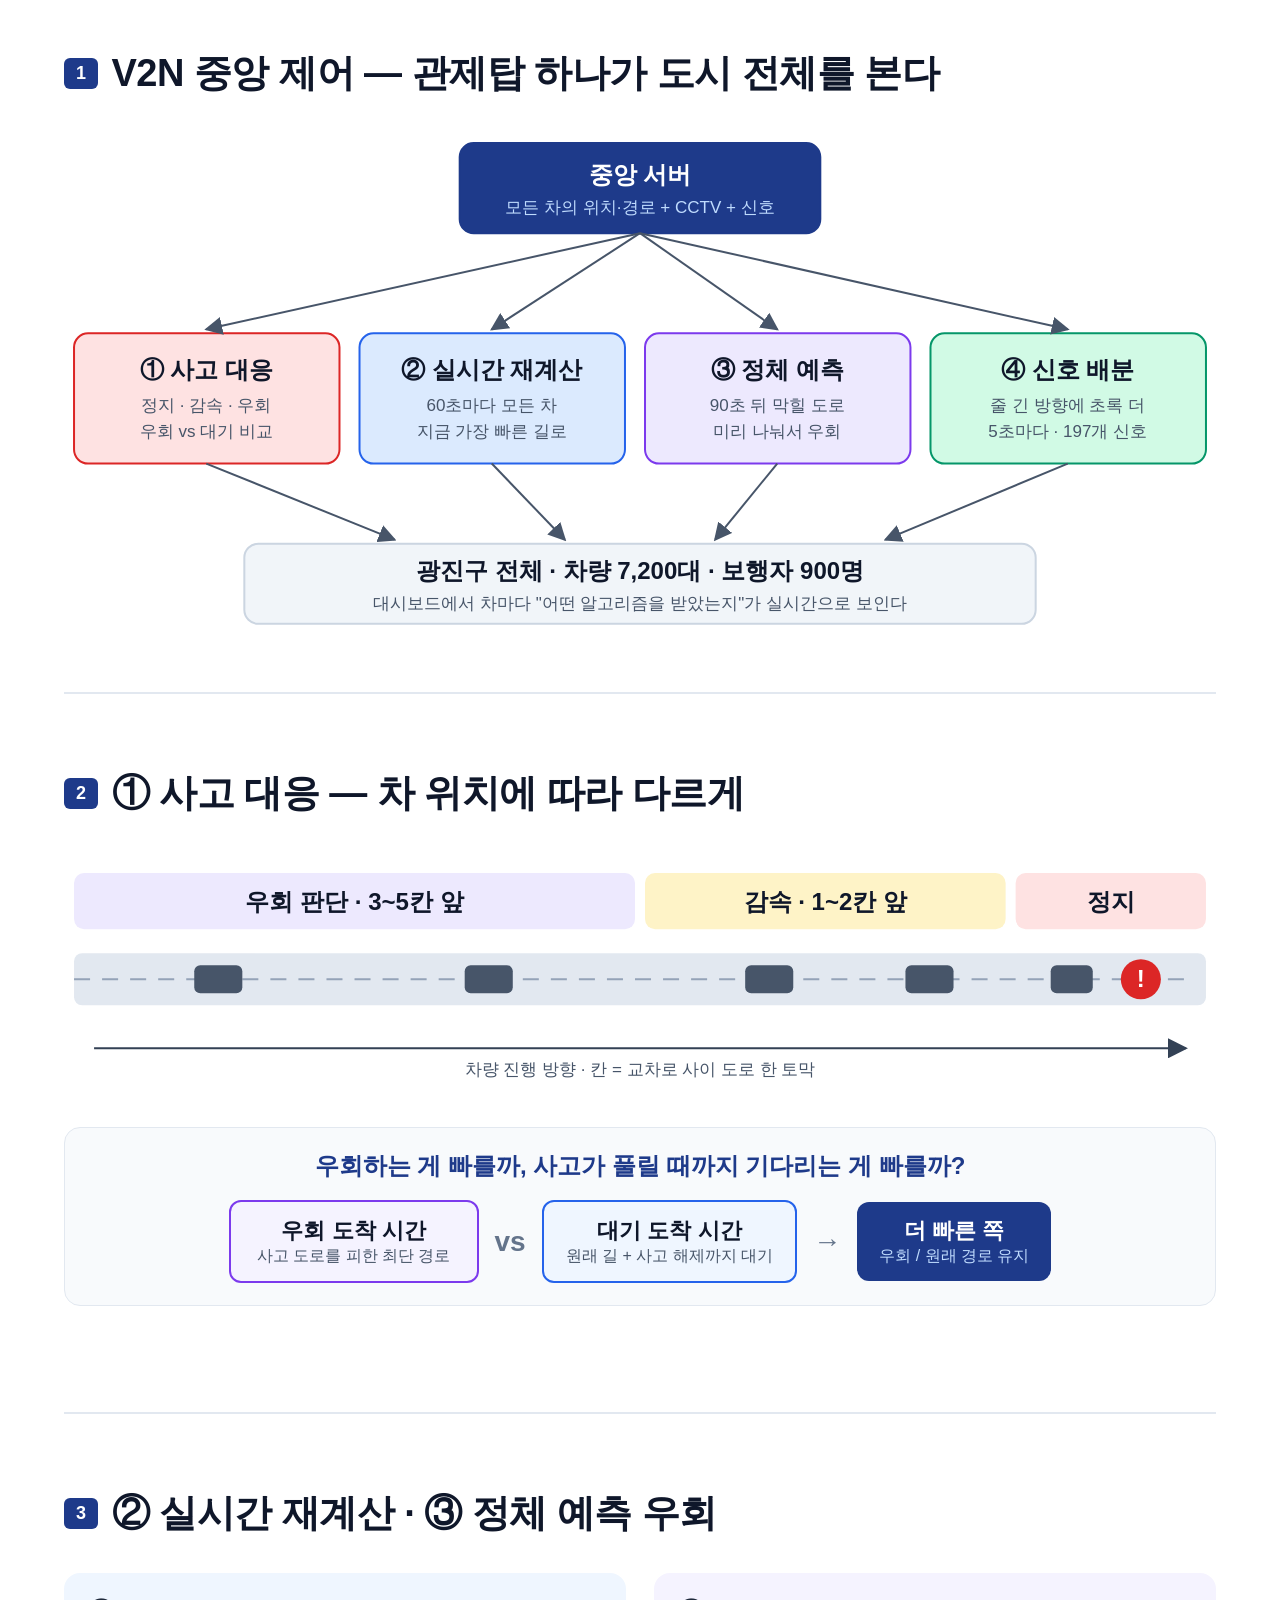
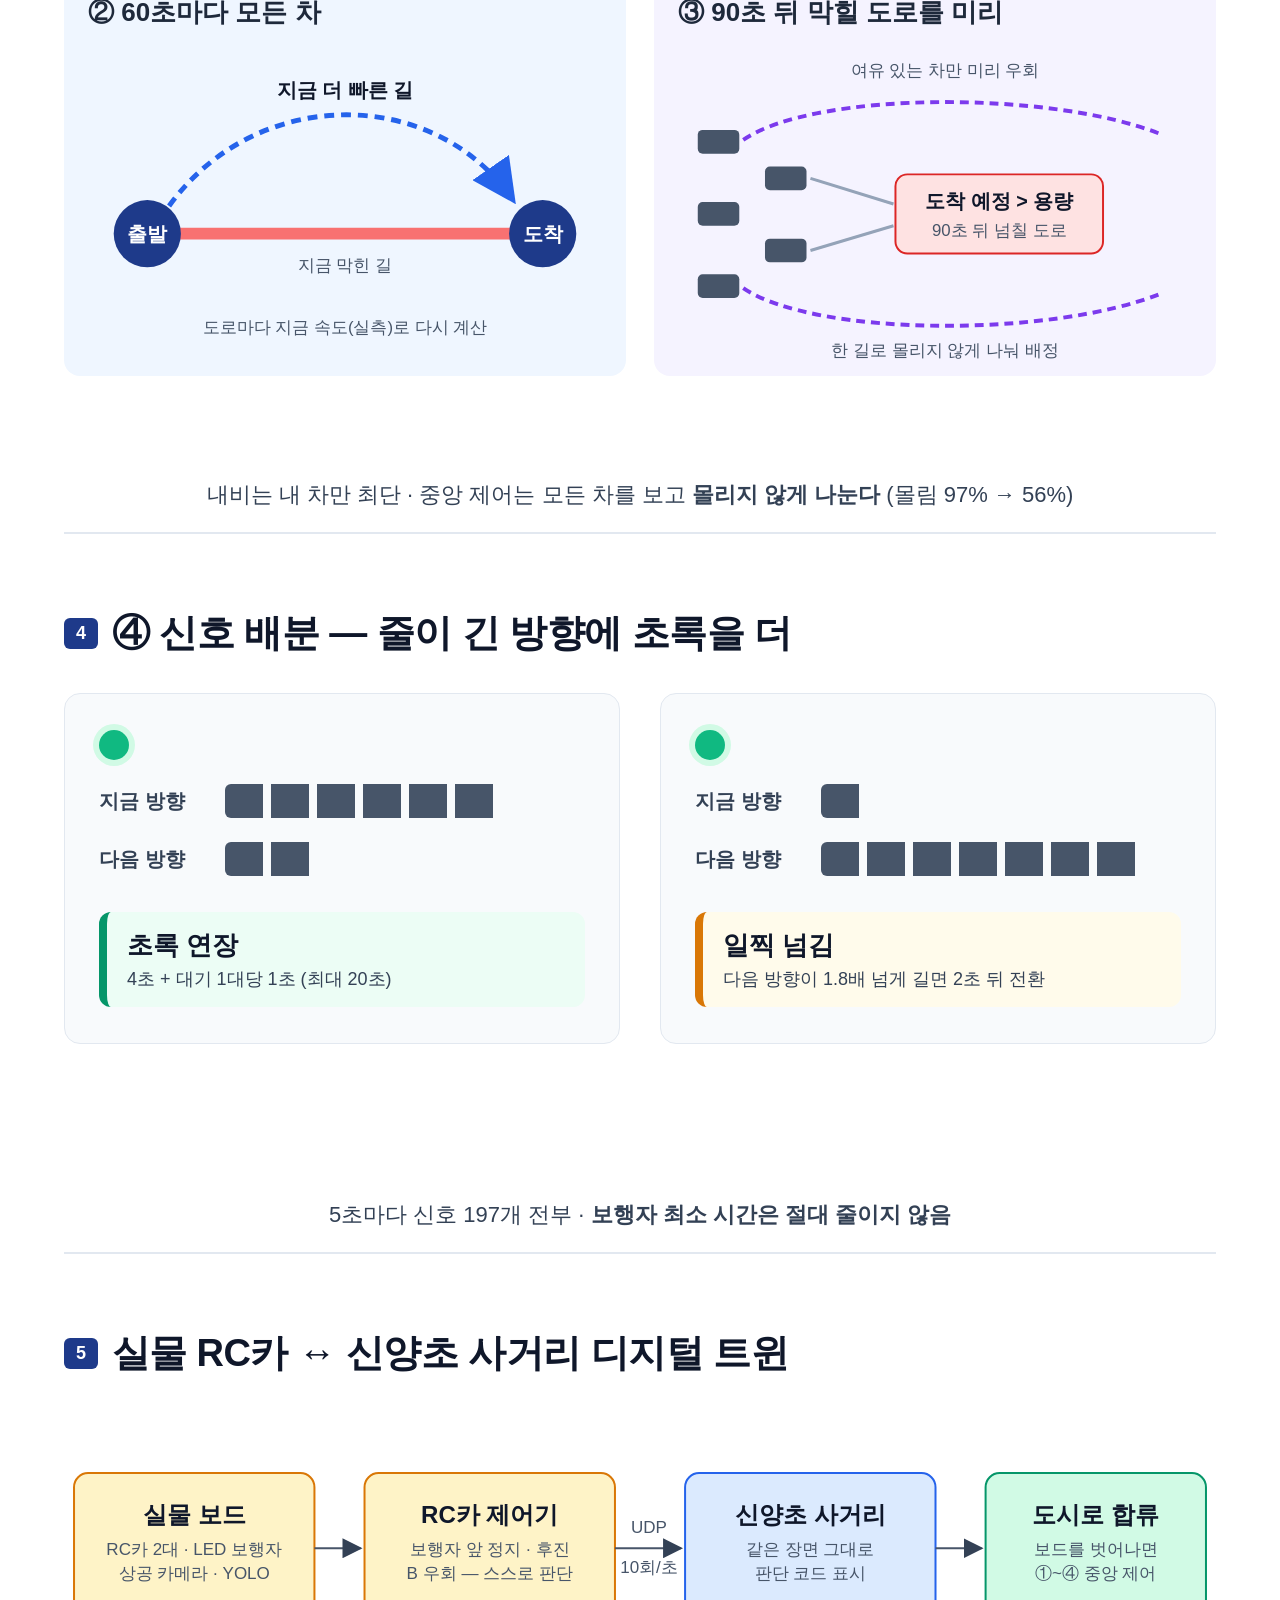
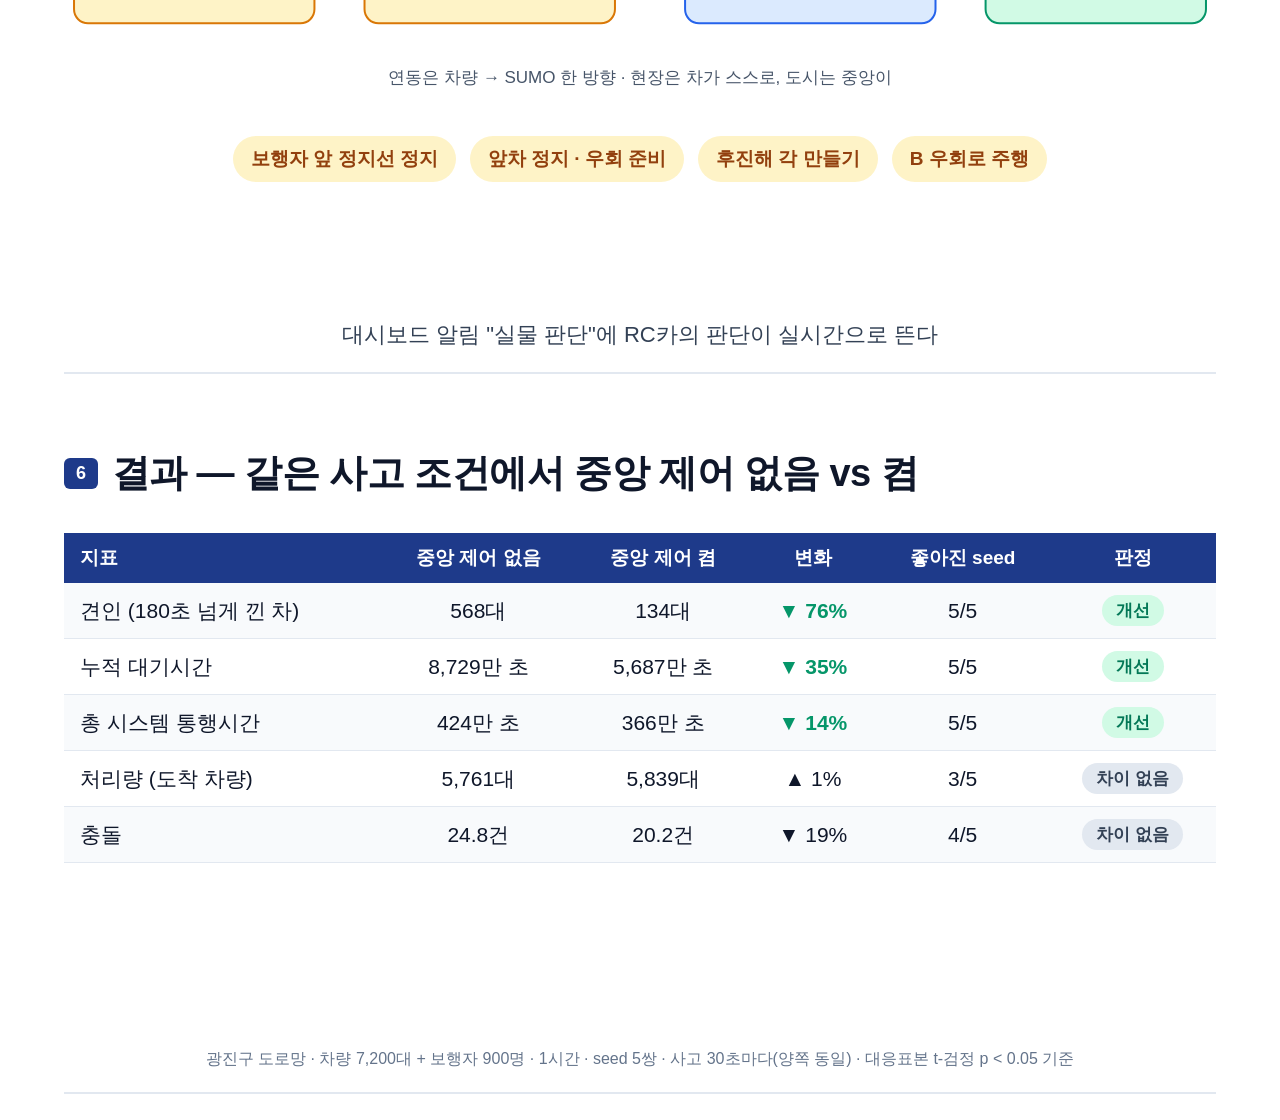
<file: docs/presentation/src/central_algorithms.html>
<!doctype html>
<html lang="ko">
<head>
<meta charset="utf-8">
<title>V2N 중앙 제어 알고리즘 (시연용)</title>
<link rel="stylesheet" href="slides.css">
<link rel="stylesheet" href="demo.css">
</head>
<body>

<!-- 1. 한눈에 -->
<section class="slide">
  <h2><span class="num">1</span>V2N 중앙 제어 — 관제탑 하나가 도시 전체를 본다</h2>
  <svg viewBox="0 0 1150 520" class="diagram">
    <defs><marker id="a" markerWidth="9" markerHeight="9" refX="8" refY="4.5" orient="auto"><path d="M0,0 L9,4.5 L0,9 z" fill="#475569"/></marker></defs>
    <rect x="395" y="10" width="360" height="90" rx="14" class="box dark"/>
    <text x="575" y="50" class="t w big">중앙 서버</text>
    <text x="575" y="80" class="t ws">모든 차의 위치·경로 + CCTV + 신호</text>
    <g>
      <rect x="10" y="200" width="265" height="130" rx="14" class="box c-red"/>
      <text x="142" y="245" class="t big">① 사고 대응</text>
      <text x="142" y="278" class="t s">정지 · 감속 · 우회</text>
      <text x="142" y="303" class="t s">우회 vs 대기 비교</text>
      <rect x="295" y="200" width="265" height="130" rx="14" class="box c-blue"/>
      <text x="427" y="245" class="t big">② 실시간 재계산</text>
      <text x="427" y="278" class="t s">60초마다 모든 차</text>
      <text x="427" y="303" class="t s">지금 가장 빠른 길로</text>
      <rect x="580" y="200" width="265" height="130" rx="14" class="box c-purple"/>
      <text x="712" y="245" class="t big">③ 정체 예측</text>
      <text x="712" y="278" class="t s">90초 뒤 막힐 도로</text>
      <text x="712" y="303" class="t s">미리 나눠서 우회</text>
      <rect x="865" y="200" width="275" height="130" rx="14" class="box c-green"/>
      <text x="1002" y="245" class="t big">④ 신호 배분</text>
      <text x="1002" y="278" class="t s">줄 긴 방향에 초록 더</text>
      <text x="1002" y="303" class="t s">5초마다 · 197개 신호</text>
    </g>
    <path d="M575,100 L142,196" class="ln" marker-end="url(#a)"/>
    <path d="M575,100 L427,196" class="ln" marker-end="url(#a)"/>
    <path d="M575,100 L712,196" class="ln" marker-end="url(#a)"/>
    <path d="M575,100 L1002,196" class="ln" marker-end="url(#a)"/>
    <rect x="180" y="410" width="790" height="80" rx="14" class="box light"/>
    <text x="575" y="445" class="t big">광진구 전체 · 차량 7,200대 · 보행자 900명</text>
    <text x="575" y="475" class="t s">대시보드에서 차마다 "어떤 알고리즘을 받았는지"가 실시간으로 보인다</text>
    <path d="M142,330 L330,406" class="ln" marker-end="url(#a)"/>
    <path d="M427,330 L500,406" class="ln" marker-end="url(#a)"/>
    <path d="M712,330 L650,406" class="ln" marker-end="url(#a)"/>
    <path d="M1002,330 L820,406" class="ln" marker-end="url(#a)"/>
  </svg>
</section>

<!-- 2. 사고 대응 -->
<section class="slide">
  <h2><span class="num">2</span>① 사고 대응 — 차 위치에 따라 다르게</h2>
  <svg viewBox="0 0 1150 230" class="diagram">
    <defs><marker id="b" markerWidth="10" markerHeight="10" refX="9" refY="5" orient="auto"><path d="M0,0 L10,5 L0,10 z" fill="#334155"/></marker></defs>
    <rect x="10" y="20" width="560" height="56" rx="10" fill="#ede9fe"/><text x="290" y="57" class="t big" fill="#6d28d9">우회 판단 · 3~5칸 앞</text>
    <rect x="580" y="20" width="360" height="56" rx="10" fill="#fef3c7"/><text x="760" y="57" class="t big" fill="#b45309">감속 · 1~2칸 앞</text>
    <rect x="950" y="20" width="190" height="56" rx="10" fill="#fee2e2"/><text x="1045" y="57" class="t big" fill="#b91c1c">정지</text>
    <rect x="10" y="100" width="1130" height="52" rx="8" fill="#e2e8f0"/>
    <line x1="10" y1="126" x2="1130" y2="126" stroke="#94a3b8" stroke-dasharray="16 12" stroke-width="2"/>
    <g fill="#475569"><rect x="130" y="112" width="48" height="28" rx="6"/><rect x="400" y="112" width="48" height="28" rx="6"/><rect x="680" y="112" width="48" height="28" rx="6"/><rect x="840" y="112" width="48" height="28" rx="6"/><rect x="985" y="112" width="42" height="28" rx="6"/></g>
    <circle cx="1075" cy="126" r="20" fill="#dc2626"/><text x="1075" y="134" class="t w big">!</text>
    <path d="M30,195 L1120,195" stroke="#334155" stroke-width="2" marker-end="url(#b)"/>
    <text x="575" y="222" class="t s">차량 진행 방향 · 칸 = 교차로 사이 도로 한 토막</text>
  </svg>
  <div class="decide">
    <div class="d-q">우회하는 게 빠를까, 사고가 풀릴 때까지 기다리는 게 빠를까?</div>
    <div class="d-row">
      <div class="d-box c-purple"><b>우회 도착 시간</b><span>사고 도로를 피한 최단 경로</span></div>
      <div class="d-vs">vs</div>
      <div class="d-box c-blue"><b>대기 도착 시간</b><span>원래 길 + 사고 해제까지 대기</span></div>
      <div class="d-arrow">→</div>
      <div class="d-res"><b>더 빠른 쪽</b><span>우회 / 원래 경로 유지</span></div>
    </div>
  </div>
</section>

<!-- 3. 경로: 재계산 + 예측 -->
<section class="slide">
  <h2><span class="num">3</span>② 실시간 재계산 · ③ 정체 예측 우회</h2>
  <div class="cols">
    <div class="col-6 panel c-blue-l">
      <h3>② 60초마다 모든 차</h3>
      <svg viewBox="0 0 520 330" class="diagram">
        <defs><marker id="c" markerWidth="9" markerHeight="9" refX="8" refY="4.5" orient="auto"><path d="M0,0 L9,4.5 L0,9 z" fill="#2563eb"/></marker></defs>
        <path d="M80,200 L440,200" stroke="#f87171" stroke-width="12" fill="none"/>
        <text x="260" y="238" class="t s">지금 막힌 길</text>
        <path d="M82,172 C170,50 350,50 430,166" stroke="#2563eb" stroke-width="5" fill="none" stroke-dasharray="10 7" marker-end="url(#c)"/>
        <text x="260" y="62" class="t" fill="#2563eb">지금 더 빠른 길</text>
        <circle cx="60" cy="200" r="34" fill="#1e3a8a"/><text x="60" y="207" class="t w">출발</text>
        <circle cx="460" cy="200" r="34" fill="#1e3a8a"/><text x="460" y="207" class="t w">도착</text>
        <text x="260" y="300" class="t s">도로마다 지금 속도(실측)로 다시 계산</text>
      </svg>
    </div>
    <div class="col-6 panel c-purple-l">
      <h3>③ 90초 뒤 막힐 도로를 미리</h3>
      <svg viewBox="0 0 520 330" class="diagram">
        <text x="270" y="40" class="t s" fill="#6d28d9">여유 있는 차만 미리 우회</text>
        <path d="M66,105 C140,55 380,55 490,100" stroke="#7c3aed" stroke-width="4" fill="none" stroke-dasharray="9 6"/>
        <path d="M66,255 C140,305 380,305 490,260" stroke="#7c3aed" stroke-width="4" fill="none" stroke-dasharray="9 6"/>
        <g fill="#475569"><rect x="20" y="95" width="42" height="24" rx="5"/><rect x="20" y="168" width="42" height="24" rx="5"/><rect x="20" y="241" width="42" height="24" rx="5"/><rect x="88" y="132" width="42" height="24" rx="5"/><rect x="88" y="205" width="42" height="24" rx="5"/></g>
        <path d="M134,144 L218,170" stroke="#94a3b8" stroke-width="3"/><path d="M134,217 L218,192" stroke="#94a3b8" stroke-width="3"/>
        <rect x="220" y="140" width="210" height="80" rx="12" fill="#fee2e2" stroke="#dc2626" stroke-width="2"/>
        <text x="325" y="174" class="t">도착 예정 &gt; 용량</text><text x="325" y="202" class="t s">90초 뒤 넘칠 도로</text>
        <text x="270" y="324" class="t s" fill="#6d28d9">한 길로 몰리지 않게 나눠 배정</text>
      </svg>
    </div>
  </div>
  <p class="foot">내비는 내 차만 최단 · 중앙 제어는 모든 차를 보고 <b>몰리지 않게 나눈다</b> (몰림 97% → 56%)</p>
</section>

<!-- 4. 신호 -->
<section class="slide">
  <h2><span class="num">4</span>④ 신호 배분 — 줄이 긴 방향에 초록을 더</h2>
  <div class="sig">
    <div class="sig-case">
      <div class="lights"><i class="g"></i></div>
      <div class="queue"><span>지금 방향</span><b class="q q6"></b></div>
      <div class="queue"><span>다음 방향</span><b class="q q2"></b></div>
      <div class="res c-green"><b>초록 연장</b><span>4초 + 대기 1대당 1초 (최대 20초)</span></div>
    </div>
    <div class="sig-case">
      <div class="lights"><i class="g"></i></div>
      <div class="queue"><span>지금 방향</span><b class="q q1"></b></div>
      <div class="queue"><span>다음 방향</span><b class="q q7"></b></div>
      <div class="res c-amber"><b>일찍 넘김</b><span>다음 방향이 1.8배 넘게 길면 2초 뒤 전환</span></div>
    </div>
  </div>
  <p class="foot">5초마다 신호 197개 전부 · <b>보행자 최소 시간은 절대 줄이지 않음</b></p>
</section>

<!-- 5. 실물 연동 -->
<section class="slide">
  <h2><span class="num">5</span>실물 RC카 ↔ 신양초 사거리 디지털 트윈</h2>
  <svg viewBox="0 0 1150 300" class="diagram">
    <defs><marker id="d" markerWidth="10" markerHeight="10" refX="9" refY="5" orient="auto"><path d="M0,0 L10,5 L0,10 z" fill="#334155"/></marker></defs>
    <rect x="10" y="60" width="240" height="150" rx="14" class="box c-amber"/>
    <text x="130" y="110" class="t big">실물 보드</text><text x="130" y="142" class="t s">RC카 2대 · LED 보행자</text><text x="130" y="166" class="t s">상공 카메라 · YOLO</text>
    <rect x="300" y="60" width="250" height="150" rx="14" class="box c-amber"/>
    <text x="425" y="110" class="t big">RC카 제어기</text><text x="425" y="142" class="t s">보행자 앞 정지 · 후진</text><text x="425" y="166" class="t s">B 우회 — 스스로 판단</text>
    <rect x="620" y="60" width="250" height="150" rx="14" class="box c-blue"/>
    <text x="745" y="110" class="t big">신양초 사거리</text><text x="745" y="142" class="t s">같은 장면 그대로</text><text x="745" y="166" class="t s">판단 코드 표시</text>
    <rect x="920" y="60" width="220" height="150" rx="14" class="box c-green"/>
    <text x="1030" y="110" class="t big">도시로 합류</text><text x="1030" y="142" class="t s">보드를 벗어나면</text><text x="1030" y="166" class="t s">①~④ 중앙 제어</text>
    <path d="M250,135 L296,135" class="ln" marker-end="url(#d)"/>
    <path d="M550,135 L616,135" class="ln" marker-end="url(#d)"/><text x="584" y="120" class="t s">UDP</text><text x="584" y="160" class="t s">10회/초</text>
    <path d="M870,135 L916,135" class="ln" marker-end="url(#d)"/>
    <text x="575" y="270" class="t s">연동은 차량 → SUMO 한 방향 · 현장은 차가 스스로, 도시는 중앙이</text>
  </svg>
  <div class="tags">
    <span>보행자 앞 정지선 정지</span><span>앞차 정지 · 우회 준비</span><span>후진해 각 만들기</span><span>B 우회로 주행</span>
  </div>
  <p class="foot">대시보드 알림 "실물 판단"에 RC카의 판단이 실시간으로 뜬다</p>
</section>

<!-- 6. 통계 비교표 -->
<section class="slide">
  <h2><span class="num">6</span>결과 — 같은 사고 조건에서 중앙 제어 없음 vs 켬</h2>
  <table class="res-table">
    <tr><th>지표</th><th>중앙 제어 없음</th><th>중앙 제어 켬</th><th>변화</th><th>좋아진 seed</th><th>판정</th></tr>
    <tr><td>견인 (180초 넘게 낀 차)</td><td>568대</td><td>134대</td><td class="g">▼ 76%</td><td>5/5</td><td><span class="pill good">개선</span></td></tr>
    <tr><td>누적 대기시간</td><td>8,729만 초</td><td>5,687만 초</td><td class="g">▼ 35%</td><td>5/5</td><td><span class="pill good">개선</span></td></tr>
    <tr><td>총 시스템 통행시간</td><td>424만 초</td><td>366만 초</td><td class="g">▼ 14%</td><td>5/5</td><td><span class="pill good">개선</span></td></tr>
    <tr><td>처리량 (도착 차량)</td><td>5,761대</td><td>5,839대</td><td>▲ 1%</td><td>3/5</td><td><span class="pill neutral">차이 없음</span></td></tr>
    <tr><td>충돌</td><td>24.8건</td><td>20.2건</td><td>▼ 19%</td><td>4/5</td><td><span class="pill neutral">차이 없음</span></td></tr>

  </table>
  <p class="foot small">광진구 도로망 · 차량 7,200대 + 보행자 900명 · 1시간 · seed 5쌍 · 사고 30초마다(양쪽 동일) · 대응표본 t-검정 p &lt; 0.05 기준</p>
</section>

</body>
</html>
</file>
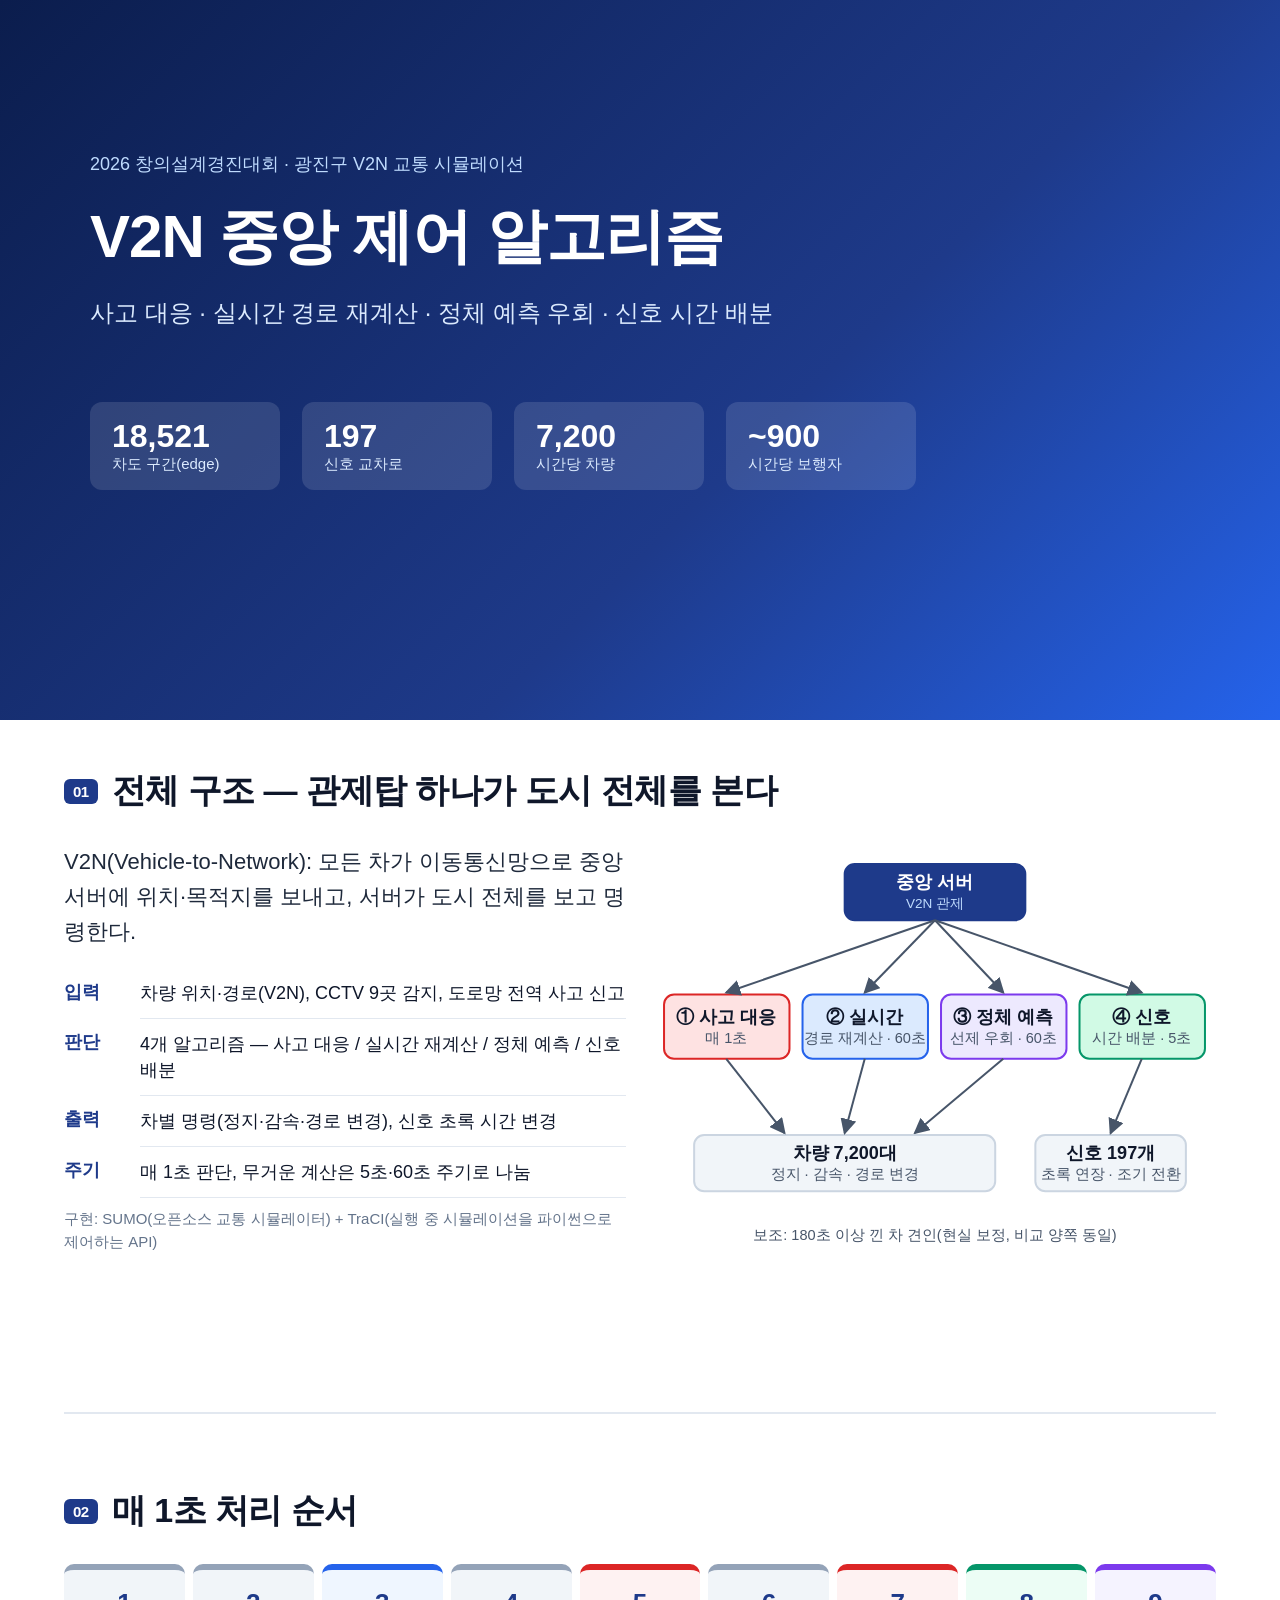
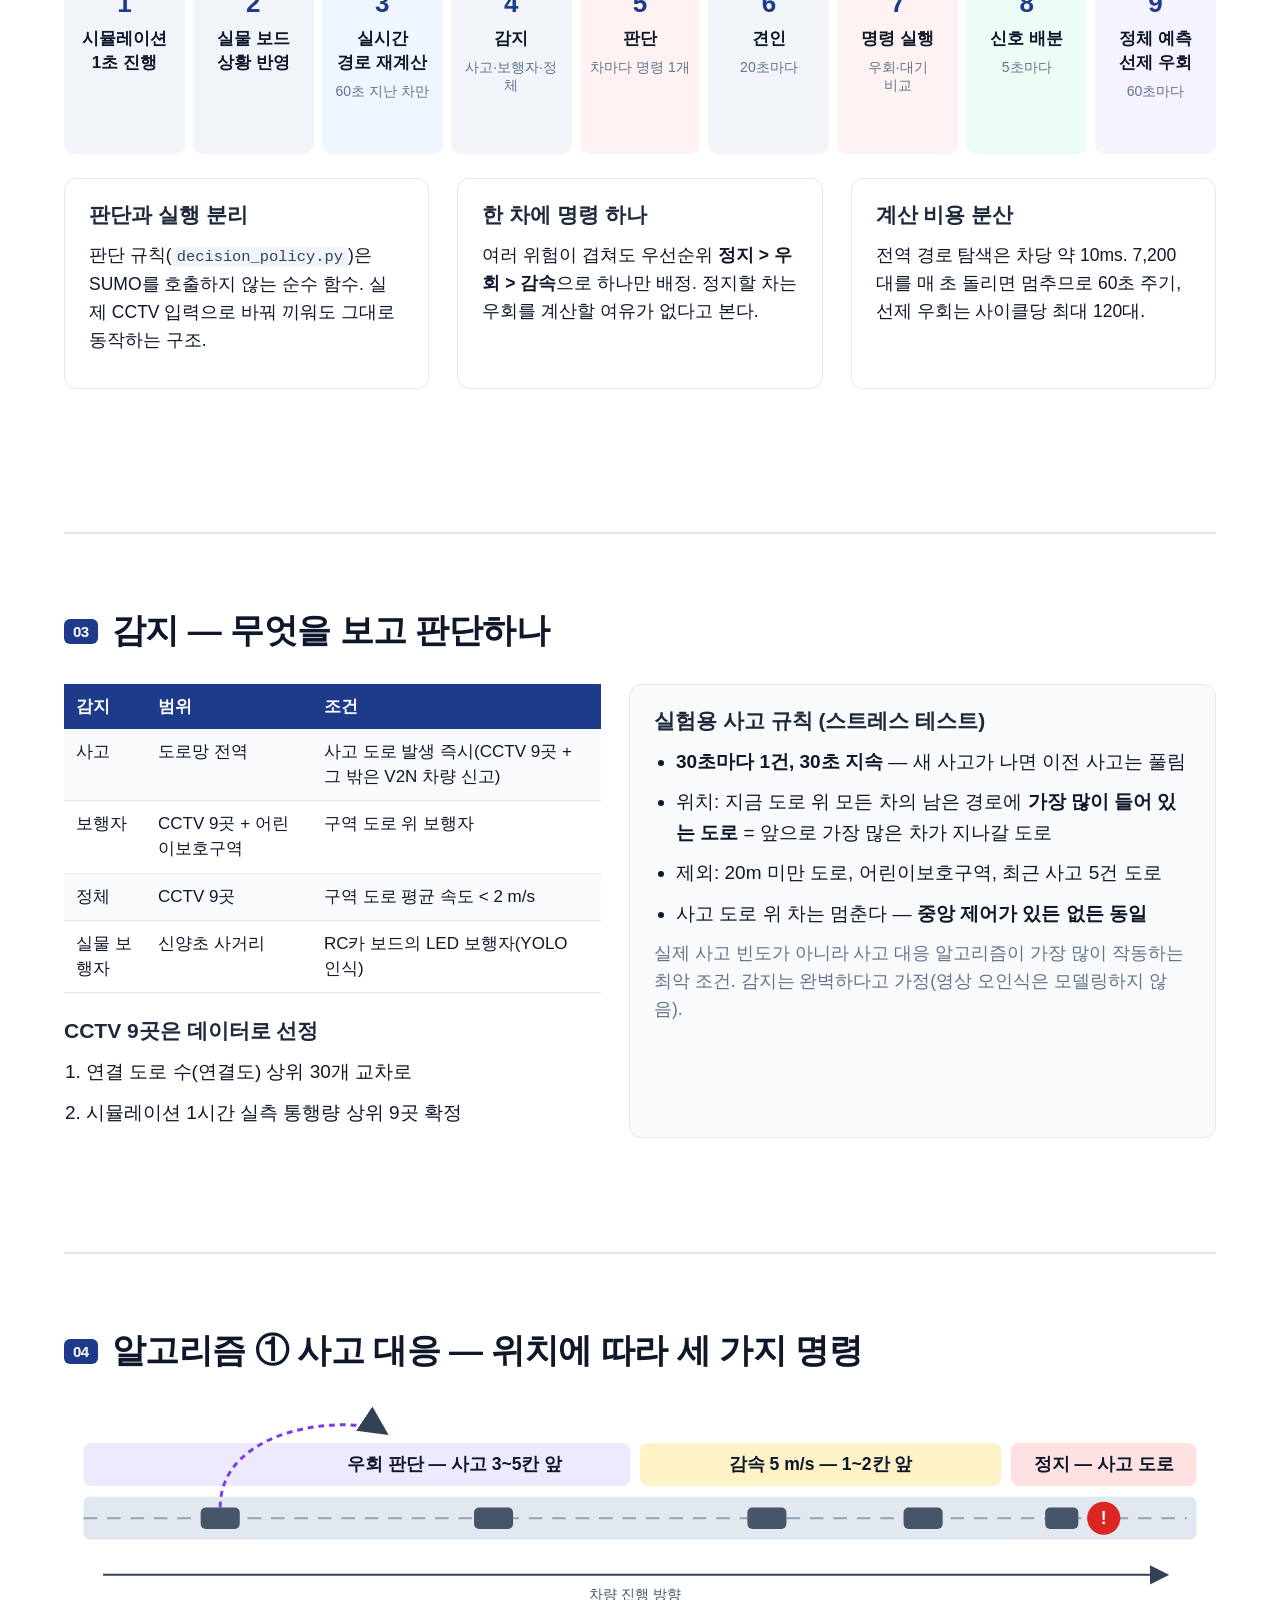
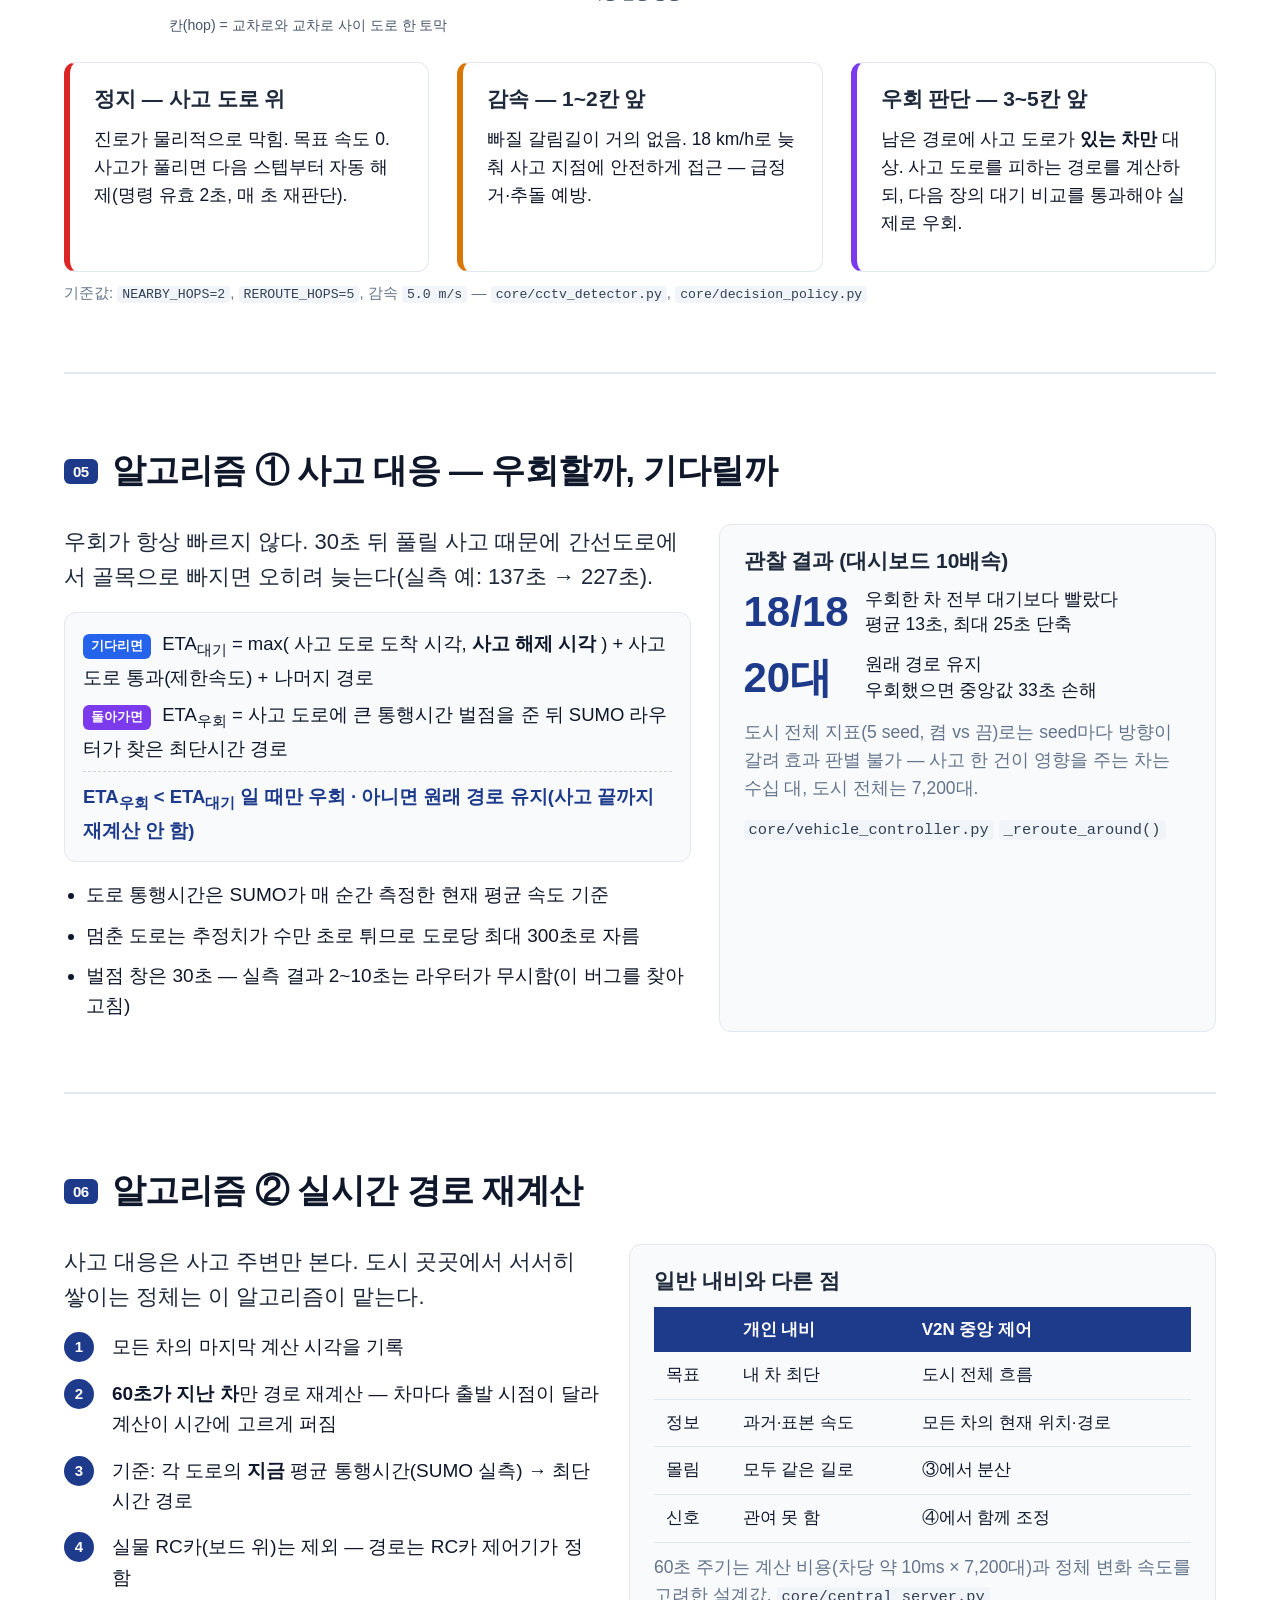
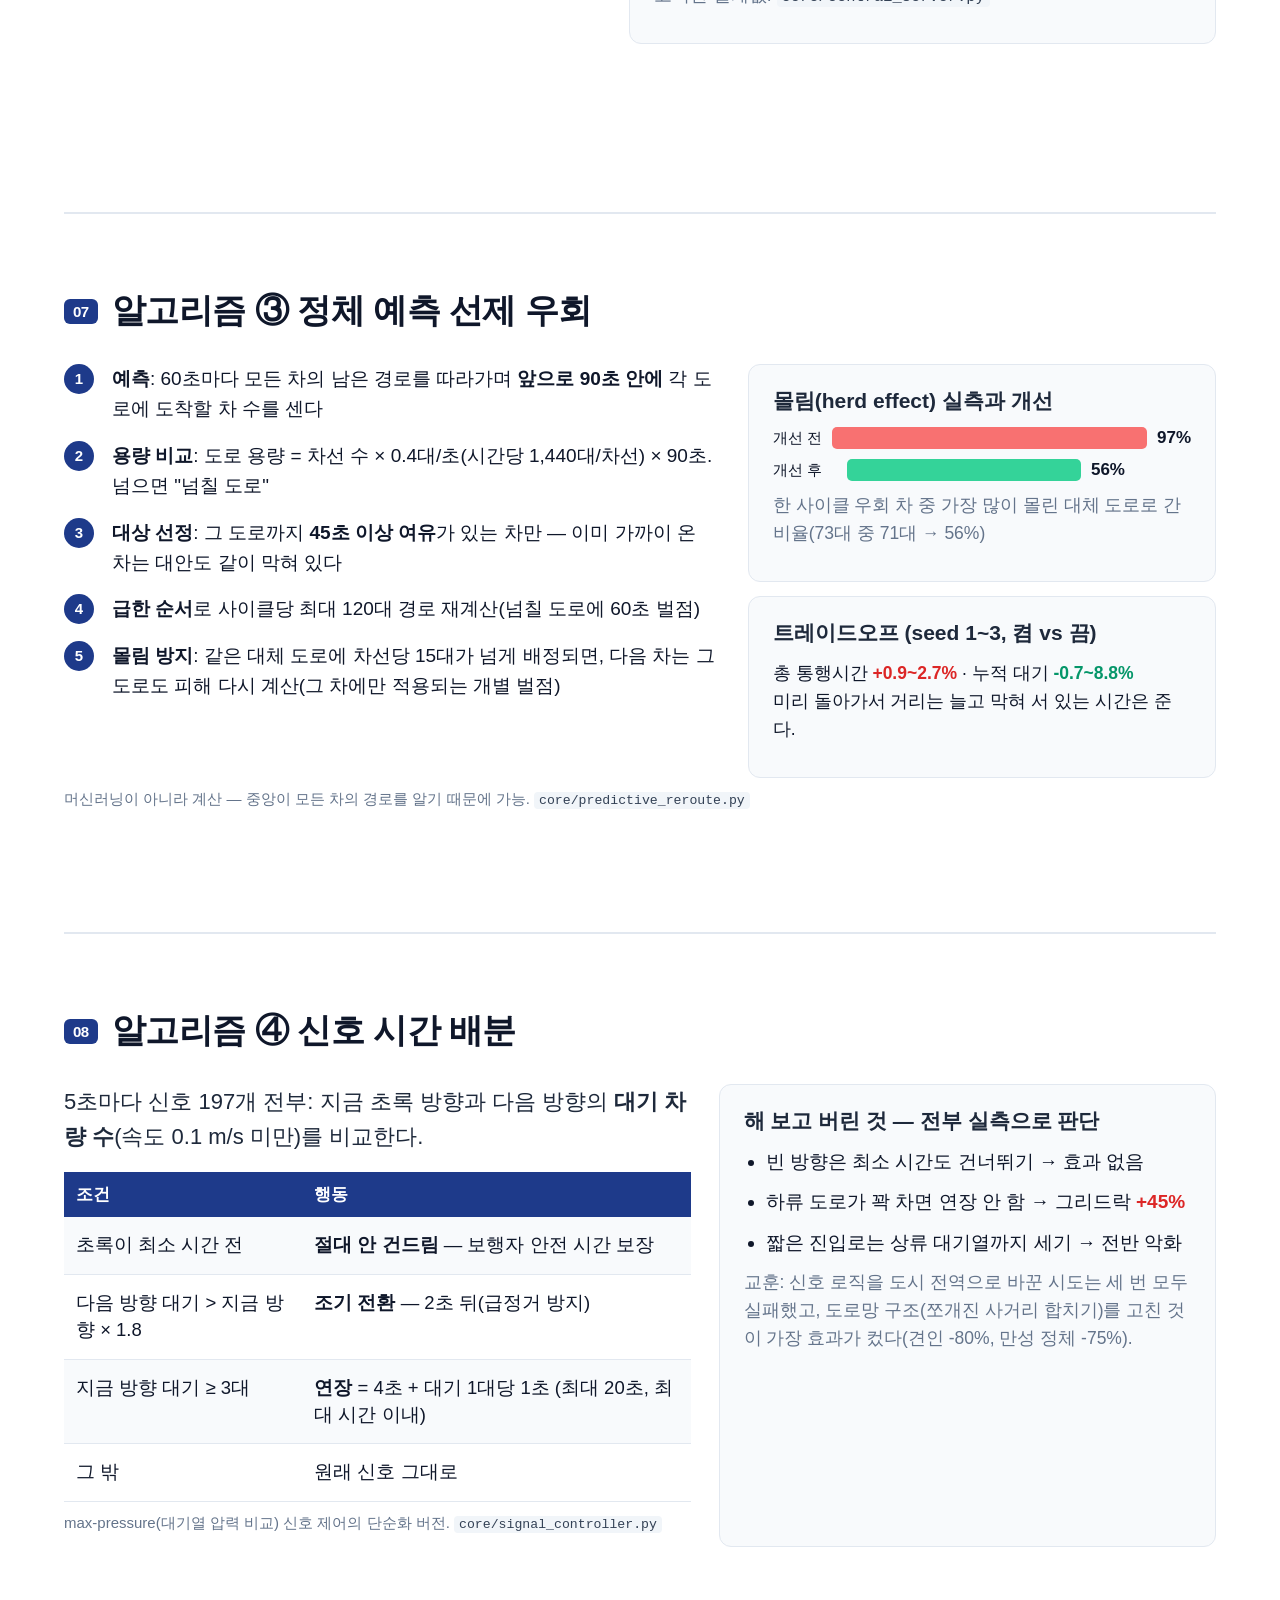
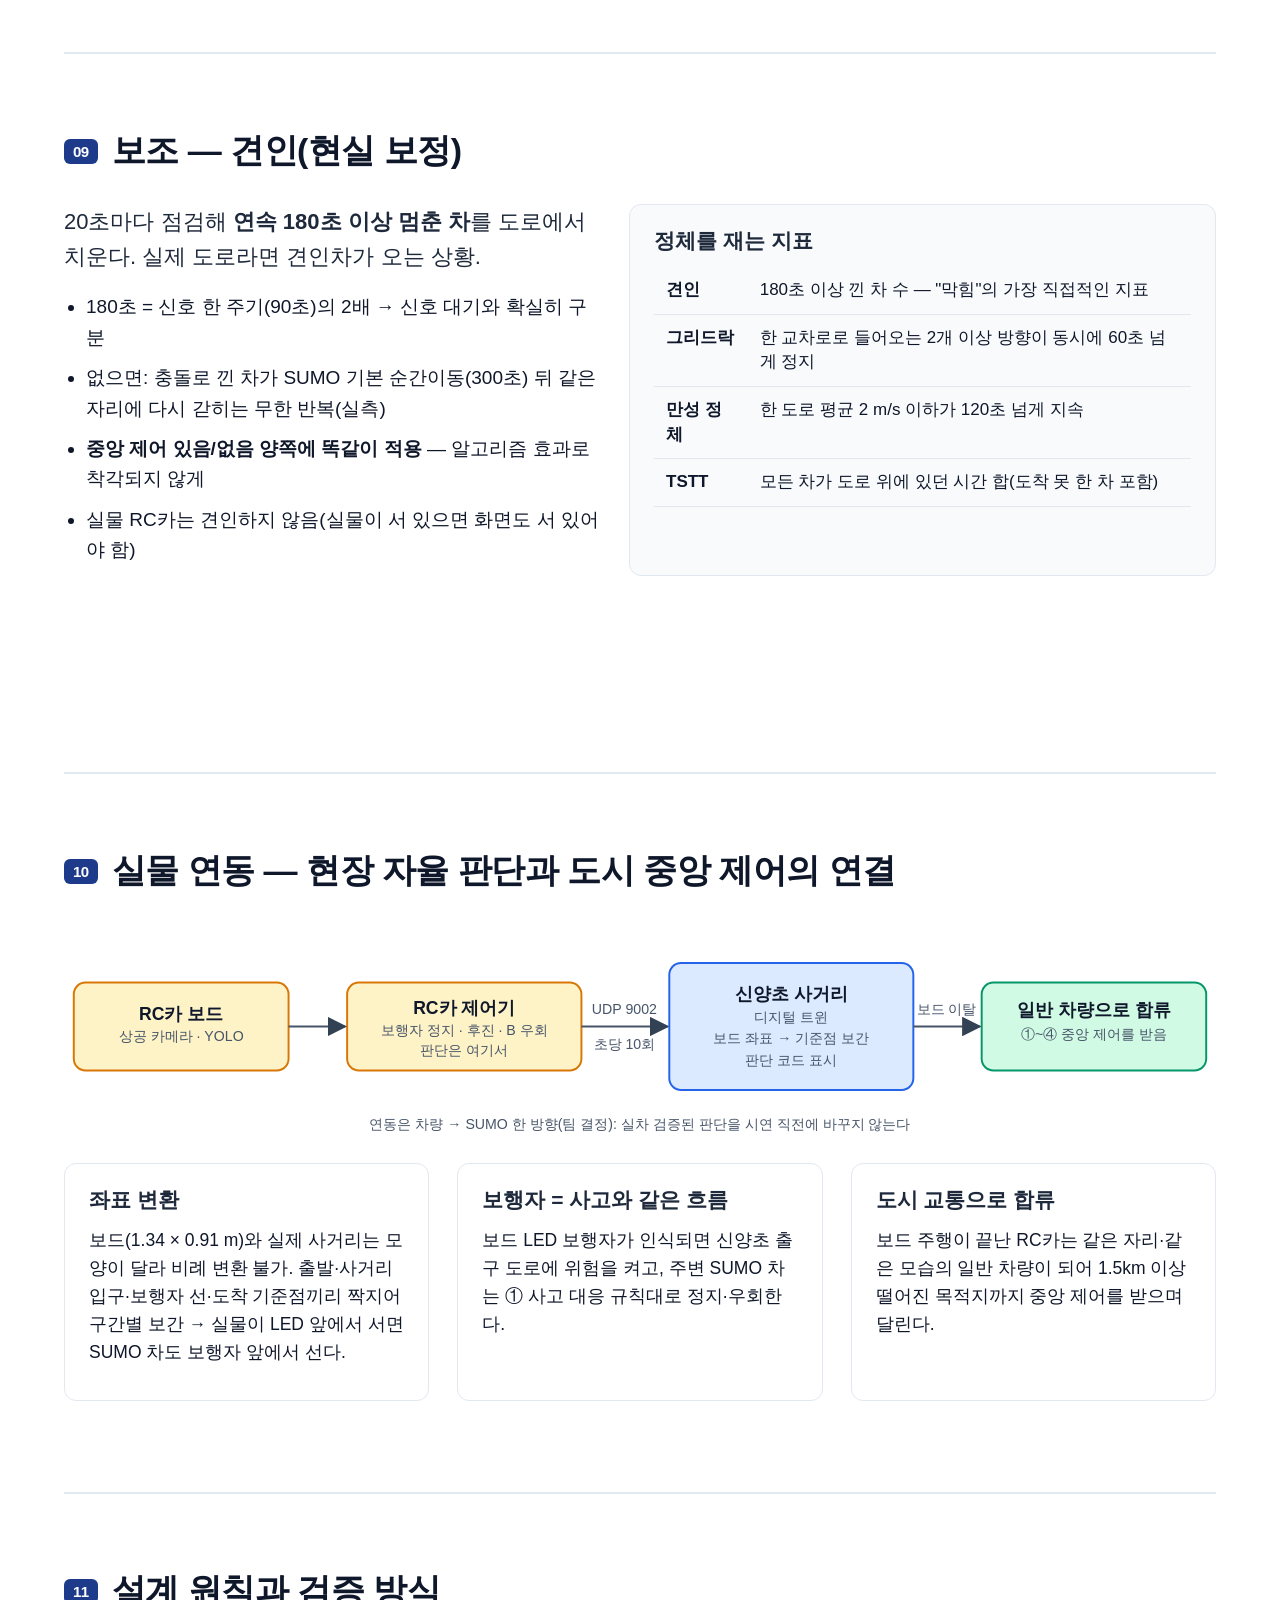
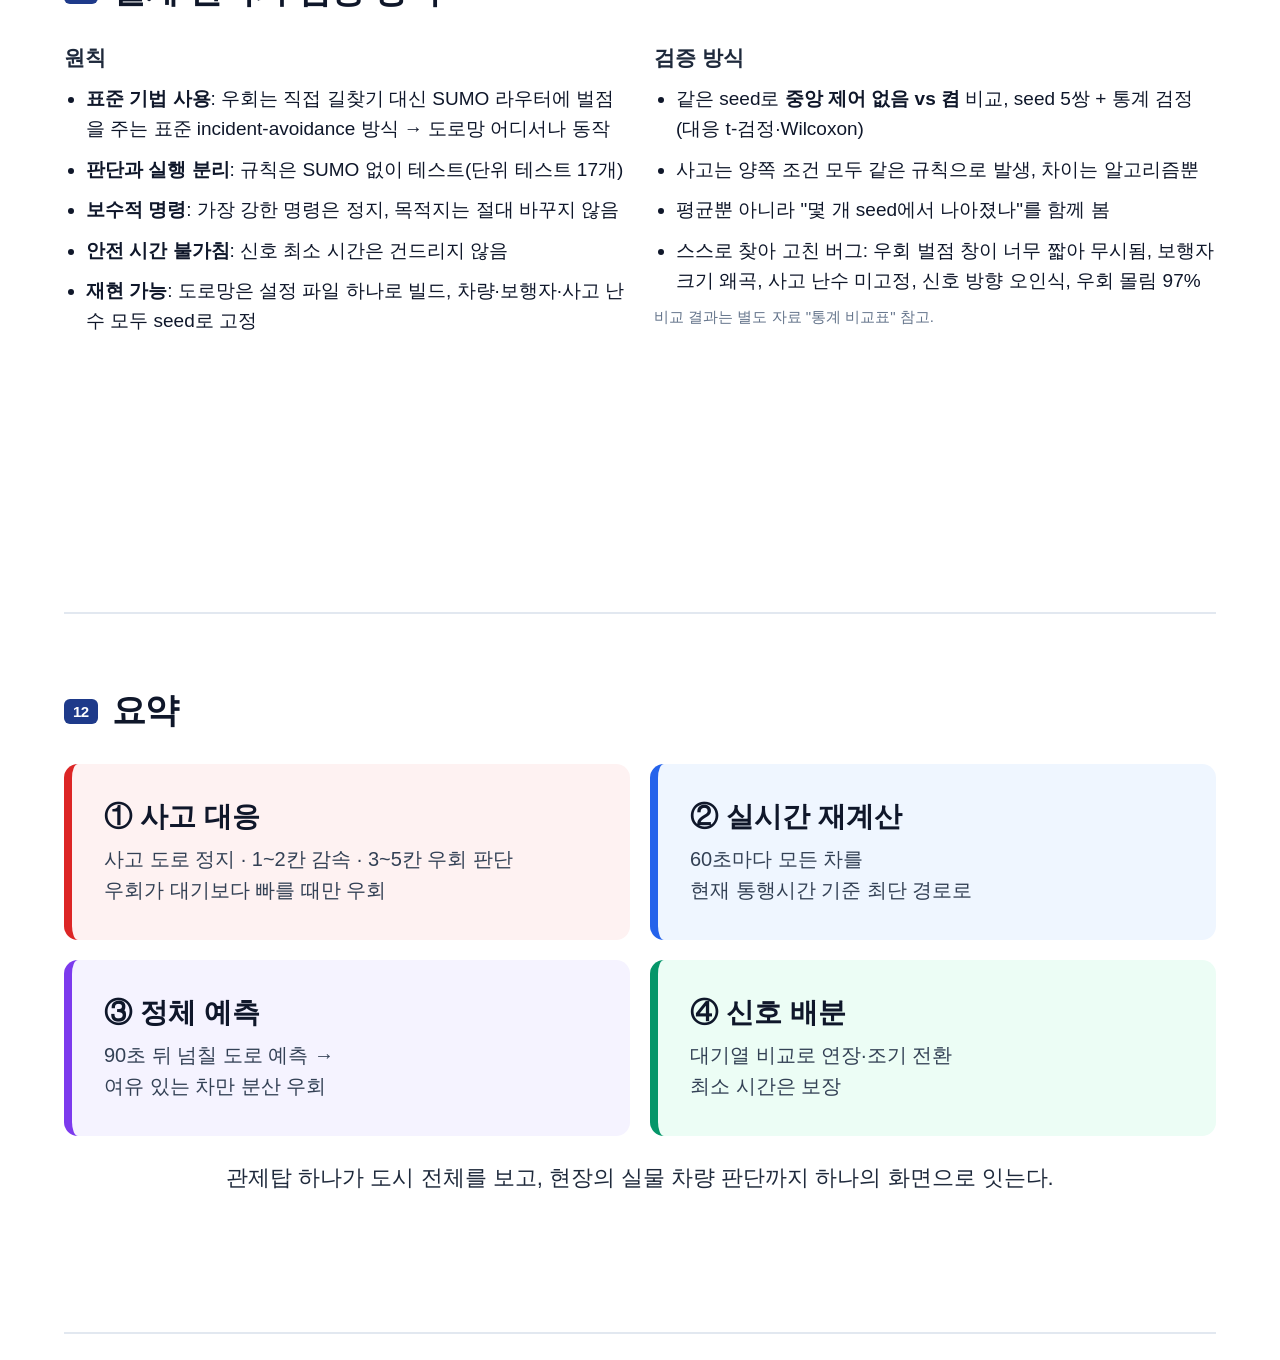
<file: docs/presentation/src/central_algorithms_detail.html>
<!doctype html>
<html lang="ko">
<head>
<meta charset="utf-8">
<title>V2N 중앙 제어 알고리즘</title>
<link rel="stylesheet" href="slides.css">
</head>
<body>

<!-- 1. 표지 -->
<section class="slide cover">
  <div class="cover-inner">
    <p class="kicker">2026 창의설계경진대회 · 광진구 V2N 교통 시뮬레이션</p>
    <h1>V2N 중앙 제어 알고리즘</h1>
    <p class="subtitle">사고 대응 · 실시간 경로 재계산 · 정체 예측 우회 · 신호 시간 배분</p>
    <div class="cover-stats">
      <div><b>18,521</b><span>차도 구간(edge)</span></div>
      <div><b>197</b><span>신호 교차로</span></div>
      <div><b>7,200</b><span>시간당 차량</span></div>
      <div><b>~900</b><span>시간당 보행자</span></div>
    </div>
  </div>
</section>

<!-- 2. 전체 구조 -->
<section class="slide">
  <h2><span class="num">01</span>전체 구조 — 관제탑 하나가 도시 전체를 본다</h2>
  <div class="cols">
    <div class="col-6">
      <p class="lead">V2N(Vehicle-to-Network): 모든 차가 이동통신망으로 중앙 서버에 위치·목적지를 보내고, 서버가 도시 전체를 보고 명령한다.</p>
      <table class="kv">
        <tr><th>입력</th><td>차량 위치·경로(V2N), CCTV 9곳 감지, 도로망 전역 사고 신고</td></tr>
        <tr><th>판단</th><td>4개 알고리즘 — 사고 대응 / 실시간 재계산 / 정체 예측 / 신호 배분</td></tr>
        <tr><th>출력</th><td>차별 명령(정지·감속·경로 변경), 신호 초록 시간 변경</td></tr>
        <tr><th>주기</th><td>매 1초 판단, 무거운 계산은 5초·60초 주기로 나눔</td></tr>
      </table>
      <p class="note">구현: SUMO(오픈소스 교통 시뮬레이터) + TraCI(실행 중 시뮬레이션을 파이썬으로 제어하는 API)</p>
    </div>
    <div class="col-6">
      <svg viewBox="0 0 560 420" class="diagram">
        <defs><marker id="a" markerWidth="8" markerHeight="8" refX="7" refY="4" orient="auto"><path d="M0,0 L8,4 L0,8 z" fill="#475569"/></marker></defs>
        <rect x="190" y="20" width="180" height="56" rx="10" class="box dark"/>
        <text x="280" y="44" class="t w">중앙 서버</text><text x="280" y="64" class="t ws">V2N 관제</text>
        <rect x="10" y="150" width="125" height="64" rx="10" class="box c-red"/>
        <text x="72" y="178" class="t">① 사고 대응</text><text x="72" y="198" class="t s">매 1초</text>
        <rect x="148" y="150" width="125" height="64" rx="10" class="box c-blue"/>
        <text x="210" y="178" class="t">② 실시간</text><text x="210" y="198" class="t s">경로 재계산 · 60초</text>
        <rect x="286" y="150" width="125" height="64" rx="10" class="box c-purple"/>
        <text x="348" y="178" class="t">③ 정체 예측</text><text x="348" y="198" class="t s">선제 우회 · 60초</text>
        <rect x="424" y="150" width="125" height="64" rx="10" class="box c-green"/>
        <text x="486" y="178" class="t">④ 신호</text><text x="486" y="198" class="t s">시간 배분 · 5초</text>
        <path d="M280,76 L72,148" class="ln" marker-end="url(#a)"/>
        <path d="M280,76 L210,148" class="ln" marker-end="url(#a)"/>
        <path d="M280,76 L348,148" class="ln" marker-end="url(#a)"/>
        <path d="M280,76 L486,148" class="ln" marker-end="url(#a)"/>
        <rect x="40" y="290" width="300" height="56" rx="10" class="box light"/>
        <text x="190" y="314" class="t">차량 7,200대</text><text x="190" y="334" class="t s">정지 · 감속 · 경로 변경</text>
        <rect x="380" y="290" width="150" height="56" rx="10" class="box light"/>
        <text x="455" y="314" class="t">신호 197개</text><text x="455" y="334" class="t s">초록 연장 · 조기 전환</text>
        <path d="M72,214 L130,288" class="ln" marker-end="url(#a)"/>
        <path d="M210,214 L190,288" class="ln" marker-end="url(#a)"/>
        <path d="M348,214 L260,288" class="ln" marker-end="url(#a)"/>
        <path d="M486,214 L455,288" class="ln" marker-end="url(#a)"/>
        <text x="280" y="395" class="t s">보조: 180초 이상 낀 차 견인(현실 보정, 비교 양쪽 동일)</text>
      </svg>
    </div>
  </div>
</section>

<!-- 3. 1초 파이프라인 -->
<section class="slide">
  <h2><span class="num">02</span>매 1초 처리 순서</h2>
  <div class="pipeline">
    <div class="step"><b>1</b><span>시뮬레이션<br>1초 진행</span></div>
    <div class="step"><b>2</b><span>실물 보드<br>상황 반영</span></div>
    <div class="step c-blue"><b>3</b><span>실시간<br>경로 재계산</span><em>60초 지난 차만</em></div>
    <div class="step"><b>4</b><span>감지</span><em>사고·보행자·정체</em></div>
    <div class="step c-red"><b>5</b><span>판단</span><em>차마다 명령 1개</em></div>
    <div class="step"><b>6</b><span>견인</span><em>20초마다</em></div>
    <div class="step c-red"><b>7</b><span>명령 실행</span><em>우회·대기<br>비교</em></div>
    <div class="step c-green"><b>8</b><span>신호 배분</span><em>5초마다</em></div>
    <div class="step c-purple"><b>9</b><span>정체 예측<br>선제 우회</span><em>60초마다</em></div>
  </div>
  <div class="cols mt">
    <div class="col-4 card"><h3>판단과 실행 분리</h3><p>판단 규칙(<code>decision_policy.py</code>)은 SUMO를 호출하지 않는 순수 함수. 실제 CCTV 입력으로 바꿔 끼워도 그대로 동작하는 구조.</p></div>
    <div class="col-4 card"><h3>한 차에 명령 하나</h3><p>여러 위험이 겹쳐도 우선순위 <b>정지 &gt; 우회 &gt; 감속</b>으로 하나만 배정. 정지할 차는 우회를 계산할 여유가 없다고 본다.</p></div>
    <div class="col-4 card"><h3>계산 비용 분산</h3><p>전역 경로 탐색은 차당 약 10ms. 7,200대를 매 초 돌리면 멈추므로 60초 주기, 선제 우회는 사이클당 최대 120대.</p></div>
  </div>
</section>

<!-- 4. 감지 -->
<section class="slide">
  <h2><span class="num">03</span>감지 — 무엇을 보고 판단하나</h2>
  <div class="cols">
    <div class="col-6">
      <table class="grid">
        <tr><th>감지</th><th>범위</th><th>조건</th></tr>
        <tr><td>사고</td><td>도로망 전역</td><td>사고 도로 발생 즉시(CCTV 9곳 + 그 밖은 V2N 차량 신고)</td></tr>
        <tr><td>보행자</td><td>CCTV 9곳 + 어린이보호구역</td><td>구역 도로 위 보행자</td></tr>
        <tr><td>정체</td><td>CCTV 9곳</td><td>구역 도로 평균 속도 &lt; 2 m/s</td></tr>
        <tr><td>실물 보행자</td><td>신양초 사거리</td><td>RC카 보드의 LED 보행자(YOLO 인식)</td></tr>
      </table>
      <h3 class="mt">CCTV 9곳은 데이터로 선정</h3>
      <ol class="tight">
        <li>연결 도로 수(연결도) 상위 30개 교차로</li>
        <li>시뮬레이션 1시간 실측 통행량 상위 9곳 확정</li>
      </ol>
    </div>
    <div class="col-6 card soft">
      <h3>실험용 사고 규칙 (스트레스 테스트)</h3>
      <ul class="tight">
        <li><b>30초마다 1건, 30초 지속</b> — 새 사고가 나면 이전 사고는 풀림</li>
        <li>위치: 지금 도로 위 모든 차의 남은 경로에 <b>가장 많이 들어 있는 도로</b> = 앞으로 가장 많은 차가 지나갈 도로</li>
        <li>제외: 20m 미만 도로, 어린이보호구역, 최근 사고 5건 도로</li>
        <li>사고 도로 위 차는 멈춘다 — <b>중앙 제어가 있든 없든 동일</b></li>
      </ul>
      <p class="note">실제 사고 빈도가 아니라 사고 대응 알고리즘이 가장 많이 작동하는 최악 조건. 감지는 완벽하다고 가정(영상 오인식은 모델링하지 않음).</p>
    </div>
  </div>
</section>

<!-- 5. 사고 대응 3단계 -->
<section class="slide">
  <h2><span class="num">04</span>알고리즘 ① 사고 대응 — 위치에 따라 세 가지 명령</h2>
  <svg viewBox="0 0 1180 250" class="diagram wide">
    <defs><marker id="b" markerWidth="10" markerHeight="10" refX="9" refY="5" orient="auto"><path d="M0,0 L10,5 L0,10 z" fill="#334155"/></marker></defs>
    <rect x="20" y="95" width="1140" height="44" rx="6" fill="#e2e8f0"/>
    <line x1="20" y1="117" x2="1150" y2="117" stroke="#94a3b8" stroke-dasharray="14 10" stroke-width="2"/>
    <path d="M40,175 L1130,175" stroke="#334155" stroke-width="2" marker-end="url(#b)"/>
    <text x="585" y="200" class="t s">차량 진행 방향</text>
    <rect x="20" y="40" width="560" height="44" rx="8" fill="#ede9fe"/><text x="400" y="68" class="t" fill="#6d28d9">우회 판단 — 사고 3~5칸 앞</text>
    <rect x="590" y="40" width="370" height="44" rx="8" fill="#fef3c7"/><text x="775" y="68" class="t" fill="#b45309">감속 5 m/s — 1~2칸 앞</text>
    <rect x="970" y="40" width="190" height="44" rx="8" fill="#fee2e2"/><text x="1065" y="68" class="t" fill="#b91c1c">정지 — 사고 도로</text>
    <circle cx="1065" cy="117" r="17" fill="#dc2626"/><text x="1065" y="123" class="t w">!</text>
    <g fill="#475569"><rect x="140" y="106" width="40" height="22" rx="5"/><rect x="420" y="106" width="40" height="22" rx="5"/><rect x="700" y="106" width="40" height="22" rx="5"/><rect x="860" y="106" width="40" height="22" rx="5"/><rect x="1005" y="106" width="34" height="22" rx="5"/></g>
    <path d="M160,106 C160,20 300,10 330,30" stroke="#7c3aed" stroke-width="3" fill="none" stroke-dasharray="6 5" marker-end="url(#b)"/>
    <text x="250" y="232" class="t s">칸(hop) = 교차로와 교차로 사이 도로 한 토막</text>
  </svg>
  <div class="cols mt-s">
    <div class="col-4 card bl-red"><h3>정지 — 사고 도로 위</h3><p>진로가 물리적으로 막힘. 목표 속도 0. 사고가 풀리면 다음 스텝부터 자동 해제(명령 유효 2초, 매 초 재판단).</p></div>
    <div class="col-4 card bl-amber"><h3>감속 — 1~2칸 앞</h3><p>빠질 갈림길이 거의 없음. 18 km/h로 늦춰 사고 지점에 안전하게 접근 — 급정거·추돌 예방.</p></div>
    <div class="col-4 card bl-purple"><h3>우회 판단 — 3~5칸 앞</h3><p>남은 경로에 사고 도로가 <b>있는 차만</b> 대상. 사고 도로를 피하는 경로를 계산하되, 다음 장의 대기 비교를 통과해야 실제로 우회.</p></div>
  </div>
  <p class="note">기준값: <code>NEARBY_HOPS=2</code>, <code>REROUTE_HOPS=5</code>, 감속 <code>5.0 m/s</code> — <code>core/cctv_detector.py</code>, <code>core/decision_policy.py</code></p>
</section>

<!-- 6. 우회 vs 대기 -->
<section class="slide">
  <h2><span class="num">05</span>알고리즘 ① 사고 대응 — 우회할까, 기다릴까</h2>
  <div class="cols">
    <div class="col-7">
      <p class="lead">우회가 항상 빠르지 않다. 30초 뒤 풀릴 사고 때문에 간선도로에서 골목으로 빠지면 오히려 늦는다(실측 예: 137초 → 227초).</p>
      <div class="formula">
        <div><span class="tag c-blue">기다리면</span> ETA<sub>대기</sub> = max( 사고 도로 도착 시각, <b>사고 해제 시각</b> ) + 사고 도로 통과(제한속도) + 나머지 경로</div>
        <div><span class="tag c-purple">돌아가면</span> ETA<sub>우회</sub> = 사고 도로에 큰 통행시간 벌점을 준 뒤 SUMO 라우터가 찾은 최단시간 경로</div>
        <div class="rule">ETA<sub>우회</sub> &lt; ETA<sub>대기</sub> 일 때만 우회 · 아니면 <b>원래 경로 유지</b>(사고 끝까지 재계산 안 함)</div>
      </div>
      <ul class="tight">
        <li>도로 통행시간은 SUMO가 매 순간 측정한 현재 평균 속도 기준</li>
        <li>멈춘 도로는 추정치가 수만 초로 튀므로 도로당 최대 300초로 자름</li>
        <li>벌점 창은 30초 — 실측 결과 2~10초는 라우터가 무시함(이 버그를 찾아 고침)</li>
      </ul>
    </div>
    <div class="col-5 card soft">
      <h3>관찰 결과 (대시보드 10배속)</h3>
      <div class="bigstat"><b>18/18</b><span>우회한 차 전부 대기보다 빨랐다<br>평균 13초, 최대 25초 단축</span></div>
      <div class="bigstat"><b>20대</b><span>원래 경로 유지<br>우회했으면 중앙값 33초 손해</span></div>
      <p class="note">도시 전체 지표(5 seed, 켬 vs 끔)로는 seed마다 방향이 갈려 효과 판별 불가 — 사고 한 건이 영향을 주는 차는 수십 대, 도시 전체는 7,200대.</p>
      <p class="note"><code>core/vehicle_controller.py</code> <code>_reroute_around()</code></p>
    </div>
  </div>
</section>

<!-- 7. 실시간 재계산 -->
<section class="slide">
  <h2><span class="num">06</span>알고리즘 ② 실시간 경로 재계산</h2>
  <div class="cols">
    <div class="col-6">
      <p class="lead">사고 대응은 사고 주변만 본다. 도시 곳곳에서 서서히 쌓이는 정체는 이 알고리즘이 맡는다.</p>
      <ol class="steps">
        <li>모든 차의 마지막 계산 시각을 기록</li>
        <li><b>60초가 지난 차</b>만 경로 재계산 — 차마다 출발 시점이 달라 계산이 시간에 고르게 퍼짐</li>
        <li>기준: 각 도로의 <b>지금</b> 평균 통행시간(SUMO 실측) → 최단시간 경로</li>
        <li>실물 RC카(보드 위)는 제외 — 경로는 RC카 제어기가 정함</li>
      </ol>
    </div>
    <div class="col-6 card soft">
      <h3>일반 내비와 다른 점</h3>
      <table class="grid">
        <tr><th></th><th>개인 내비</th><th>V2N 중앙 제어</th></tr>
        <tr><td>목표</td><td>내 차 최단</td><td>도시 전체 흐름</td></tr>
        <tr><td>정보</td><td>과거·표본 속도</td><td>모든 차의 현재 위치·경로</td></tr>
        <tr><td>몰림</td><td>모두 같은 길로</td><td>③에서 분산</td></tr>
        <tr><td>신호</td><td>관여 못 함</td><td>④에서 함께 조정</td></tr>
      </table>
      <p class="note">60초 주기는 계산 비용(차당 약 10ms × 7,200대)과 정체 변화 속도를 고려한 설계값. <code>core/central_server.py</code></p>
    </div>
  </div>
</section>

<!-- 8. 정체 예측 -->
<section class="slide">
  <h2><span class="num">07</span>알고리즘 ③ 정체 예측 선제 우회</h2>
  <div class="cols">
    <div class="col-7">
      <ol class="steps">
        <li><b>예측</b>: 60초마다 모든 차의 남은 경로를 따라가며 <b>앞으로 90초 안에</b> 각 도로에 도착할 차 수를 센다</li>
        <li><b>용량 비교</b>: 도로 용량 = 차선 수 × 0.4대/초(시간당 1,440대/차선) × 90초. 넘으면 "넘칠 도로"</li>
        <li><b>대상 선정</b>: 그 도로까지 <b>45초 이상 여유</b>가 있는 차만 — 이미 가까이 온 차는 대안도 같이 막혀 있다</li>
        <li><b>급한 순서</b>로 사이클당 최대 120대 경로 재계산(넘칠 도로에 60초 벌점)</li>
        <li><b>몰림 방지</b>: 같은 대체 도로에 차선당 15대가 넘게 배정되면, 다음 차는 그 도로도 피해 다시 계산(그 차에만 적용되는 개별 벌점)</li>
      </ol>
    </div>
    <div class="col-5">
      <div class="card soft">
        <h3>몰림(herd effect) 실측과 개선</h3>
        <div class="bars">
          <div class="bar"><span>개선 전</span><i style="width:97%" class="c-red-bg"></i><b>97%</b></div>
          <div class="bar"><span>개선 후</span><i style="width:56%" class="c-green-bg"></i><b>56%</b></div>
        </div>
        <p class="note">한 사이클 우회 차 중 가장 많이 몰린 대체 도로로 간 비율(73대 중 71대 → 56%)</p>
      </div>
      <div class="card soft mt-s">
        <h3>트레이드오프 (seed 1~3, 켬 vs 끔)</h3>
        <p>총 통행시간 <b class="r">+0.9~2.7%</b> · 누적 대기 <b class="g">-0.7~8.8%</b><br>미리 돌아가서 거리는 늘고 막혀 서 있는 시간은 준다.</p>
      </div>
    </div>
  </div>
  <p class="note">머신러닝이 아니라 계산 — 중앙이 모든 차의 경로를 알기 때문에 가능. <code>core/predictive_reroute.py</code></p>
</section>

<!-- 9. 신호 -->
<section class="slide">
  <h2><span class="num">08</span>알고리즘 ④ 신호 시간 배분</h2>
  <div class="cols">
    <div class="col-7">
      <p class="lead">5초마다 신호 197개 전부: 지금 초록 방향과 다음 방향의 <b>대기 차량 수</b>(속도 0.1 m/s 미만)를 비교한다.</p>
      <table class="grid big">
        <tr><th>조건</th><th>행동</th></tr>
        <tr><td>초록이 최소 시간 전</td><td><b>절대 안 건드림</b> — 보행자 안전 시간 보장</td></tr>
        <tr><td>다음 방향 대기 &gt; 지금 방향 × 1.8</td><td><b>조기 전환</b> — 2초 뒤(급정거 방지)</td></tr>
        <tr><td>지금 방향 대기 ≥ 3대</td><td><b>연장</b> = 4초 + 대기 1대당 1초 (최대 20초, 최대 시간 이내)</td></tr>
        <tr><td>그 밖</td><td>원래 신호 그대로</td></tr>
      </table>
      <p class="note">max-pressure(대기열 압력 비교) 신호 제어의 단순화 버전. <code>core/signal_controller.py</code></p>
    </div>
    <div class="col-5 card soft">
      <h3>해 보고 버린 것 — 전부 실측으로 판단</h3>
      <ul class="tight">
        <li>빈 방향은 최소 시간도 건너뛰기 → 효과 없음</li>
        <li>하류 도로가 꽉 차면 연장 안 함 → 그리드락 <b class="r">+45%</b></li>
        <li>짧은 진입로는 상류 대기열까지 세기 → 전반 악화</li>
      </ul>
      <p class="note">교훈: 신호 로직을 도시 전역으로 바꾼 시도는 세 번 모두 실패했고, 도로망 구조(쪼개진 사거리 합치기)를 고친 것이 가장 효과가 컸다(견인 -80%, 만성 정체 -75%).</p>
    </div>
  </div>
</section>

<!-- 10. 견인 -->
<section class="slide">
  <h2><span class="num">09</span>보조 — 견인(현실 보정)</h2>
  <div class="cols">
    <div class="col-6">
      <p class="lead">20초마다 점검해 <b>연속 180초 이상 멈춘 차</b>를 도로에서 치운다. 실제 도로라면 견인차가 오는 상황.</p>
      <ul class="tight">
        <li>180초 = 신호 한 주기(90초)의 2배 → 신호 대기와 확실히 구분</li>
        <li>없으면: 충돌로 낀 차가 SUMO 기본 순간이동(300초) 뒤 같은 자리에 다시 갇히는 무한 반복(실측)</li>
        <li><b>중앙 제어 있음/없음 양쪽에 똑같이 적용</b> — 알고리즘 효과로 착각되지 않게</li>
        <li>실물 RC카는 견인하지 않음(실물이 서 있으면 화면도 서 있어야 함)</li>
      </ul>
    </div>
    <div class="col-6 card soft">
      <h3>정체를 재는 지표</h3>
      <table class="grid">
        <tr><td><b>견인</b></td><td>180초 이상 낀 차 수 — "막힘"의 가장 직접적인 지표</td></tr>
        <tr><td><b>그리드락</b></td><td>한 교차로로 들어오는 2개 이상 방향이 동시에 60초 넘게 정지</td></tr>
        <tr><td><b>만성 정체</b></td><td>한 도로 평균 2 m/s 이하가 120초 넘게 지속</td></tr>
        <tr><td><b>TSTT</b></td><td>모든 차가 도로 위에 있던 시간 합(도착 못 한 차 포함)</td></tr>
      </table>
    </div>
  </div>
</section>

<!-- 11. 실물 연동 -->
<section class="slide">
  <h2><span class="num">10</span>실물 연동 — 현장 자율 판단과 도시 중앙 제어의 연결</h2>
  <svg viewBox="0 0 1180 230" class="diagram wide">
    <defs><marker id="c" markerWidth="10" markerHeight="10" refX="9" refY="5" orient="auto"><path d="M0,0 L10,5 L0,10 z" fill="#334155"/></marker></defs>
    <rect x="10" y="60" width="220" height="90" rx="12" class="box c-amber"/><text x="120" y="98" class="t">RC카 보드</text><text x="120" y="120" class="t s">상공 카메라 · YOLO</text>
    <rect x="290" y="60" width="240" height="90" rx="12" class="box c-amber"/><text x="410" y="92" class="t">RC카 제어기</text><text x="410" y="114" class="t s">보행자 정지 · 후진 · B 우회</text><text x="410" y="134" class="t s">판단은 여기서</text>
    <path d="M230,105 L288,105" class="ln" marker-end="url(#c)"/>
    <path d="M530,105 L618,105" class="ln" marker-end="url(#c)"/>
    <text x="574" y="92" class="t s">UDP 9002</text><text x="574" y="128" class="t s">초당 10회</text>
    <rect x="620" y="40" width="250" height="130" rx="12" class="box c-blue"/><text x="745" y="78" class="t">신양초 사거리</text><text x="745" y="100" class="t s">디지털 트윈</text><text x="745" y="122" class="t s">보드 좌표 → 기준점 보간</text><text x="745" y="144" class="t s">판단 코드 표시</text>
    <path d="M870,105 L938,105" class="ln" marker-end="url(#c)"/>
    <text x="904" y="92" class="t s">보드 이탈</text>
    <rect x="940" y="60" width="230" height="90" rx="12" class="box c-green"/><text x="1055" y="94" class="t">일반 차량으로 합류</text><text x="1055" y="118" class="t s">①~④ 중앙 제어를 받음</text>
    <text x="590" y="210" class="t s">연동은 차량 → SUMO 한 방향(팀 결정): 실차 검증된 판단을 시연 직전에 바꾸지 않는다</text>
  </svg>
  <div class="cols mt-s">
    <div class="col-4 card"><h3>좌표 변환</h3><p>보드(1.34 × 0.91 m)와 실제 사거리는 모양이 달라 비례 변환 불가. 출발·사거리 입구·보행자 선·도착 기준점끼리 짝지어 구간별 보간 → 실물이 LED 앞에서 서면 SUMO 차도 보행자 앞에서 선다.</p></div>
    <div class="col-4 card"><h3>보행자 = 사고와 같은 흐름</h3><p>보드 LED 보행자가 인식되면 신양초 출구 도로에 위험을 켜고, 주변 SUMO 차는 ① 사고 대응 규칙대로 정지·우회한다.</p></div>
    <div class="col-4 card"><h3>도시 교통으로 합류</h3><p>보드 주행이 끝난 RC카는 같은 자리·같은 모습의 일반 차량이 되어 1.5km 이상 떨어진 목적지까지 중앙 제어를 받으며 달린다.</p></div>
  </div>
</section>

<!-- 12. 설계 원칙 -->
<section class="slide">
  <h2><span class="num">11</span>설계 원칙과 검증 방식</h2>
  <div class="cols">
    <div class="col-6">
      <h3>원칙</h3>
      <ul class="tight">
        <li><b>표준 기법 사용</b>: 우회는 직접 길찾기 대신 SUMO 라우터에 벌점을 주는 표준 incident-avoidance 방식 → 도로망 어디서나 동작</li>
        <li><b>판단과 실행 분리</b>: 규칙은 SUMO 없이 테스트(단위 테스트 17개)</li>
        <li><b>보수적 명령</b>: 가장 강한 명령은 정지, 목적지는 절대 바꾸지 않음</li>
        <li><b>안전 시간 불가침</b>: 신호 최소 시간은 건드리지 않음</li>
        <li><b>재현 가능</b>: 도로망은 설정 파일 하나로 빌드, 차량·보행자·사고 난수 모두 seed로 고정</li>
      </ul>
    </div>
    <div class="col-6">
      <h3>검증 방식</h3>
      <ul class="tight">
        <li>같은 seed로 <b>중앙 제어 없음 vs 켬</b> 비교, seed 5쌍 + 통계 검정(대응 t-검정·Wilcoxon)</li>
        <li>사고는 양쪽 조건 모두 같은 규칙으로 발생, 차이는 알고리즘뿐</li>
        <li>평균뿐 아니라 "몇 개 seed에서 나아졌나"를 함께 봄</li>
        <li>스스로 찾아 고친 버그: 우회 벌점 창이 너무 짧아 무시됨, 보행자 크기 왜곡, 사고 난수 미고정, 신호 방향 오인식, 우회 몰림 97%</li>
      </ul>
      <p class="note">비교 결과는 별도 자료 "통계 비교표" 참고.</p>
    </div>
  </div>
</section>

<!-- 13. 요약 -->
<section class="slide summary">
  <h2><span class="num">12</span>요약</h2>
  <div class="sum-grid">
    <div class="sum c-red"><b>① 사고 대응</b><span>사고 도로 정지 · 1~2칸 감속 · 3~5칸 우회 판단<br>우회가 대기보다 빠를 때만 우회</span></div>
    <div class="sum c-blue"><b>② 실시간 재계산</b><span>60초마다 모든 차를<br>현재 통행시간 기준 최단 경로로</span></div>
    <div class="sum c-purple"><b>③ 정체 예측</b><span>90초 뒤 넘칠 도로 예측 →<br>여유 있는 차만 분산 우회</span></div>
    <div class="sum c-green"><b>④ 신호 배분</b><span>대기열 비교로 연장·조기 전환<br>최소 시간은 보장</span></div>
  </div>
  <p class="lead center mt">관제탑 하나가 도시 전체를 보고, 현장의 실물 차량 판단까지 하나의 화면으로 잇는다.</p>
</section>

</body>
</html>
</file>
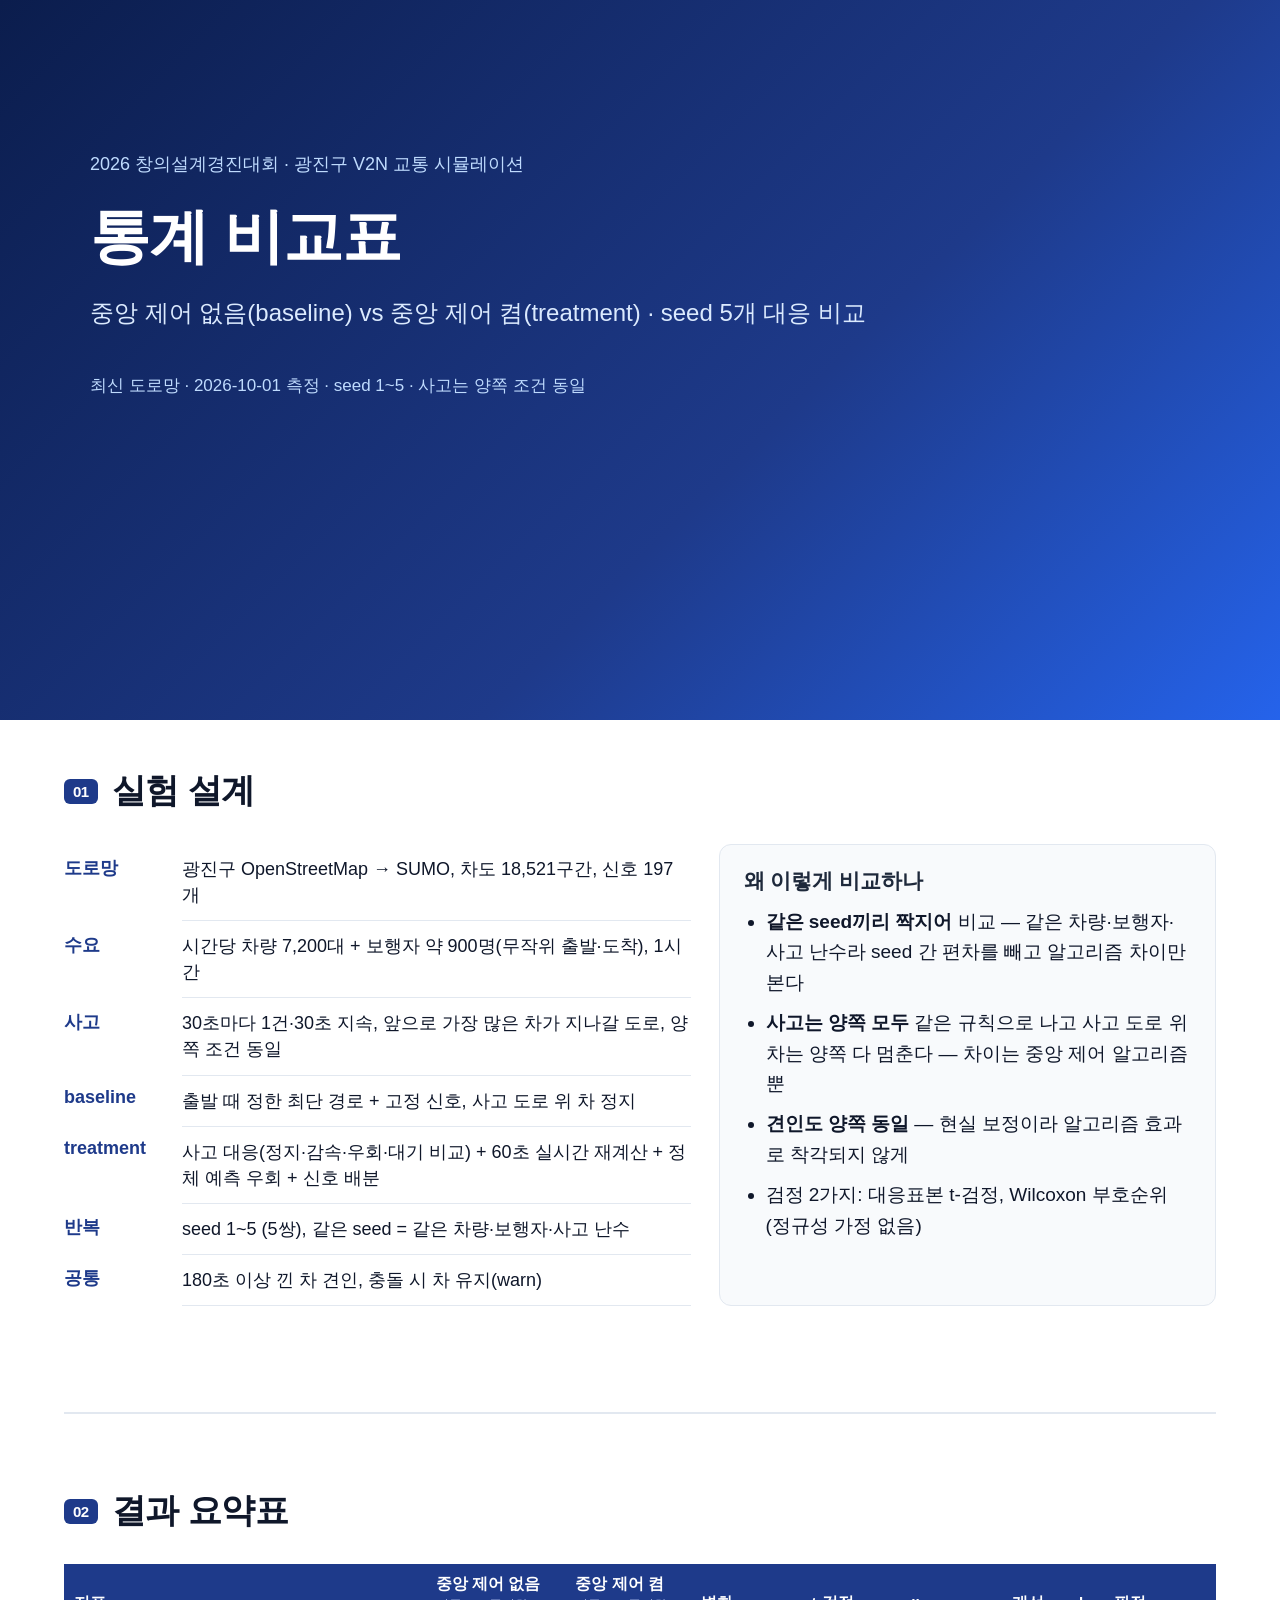
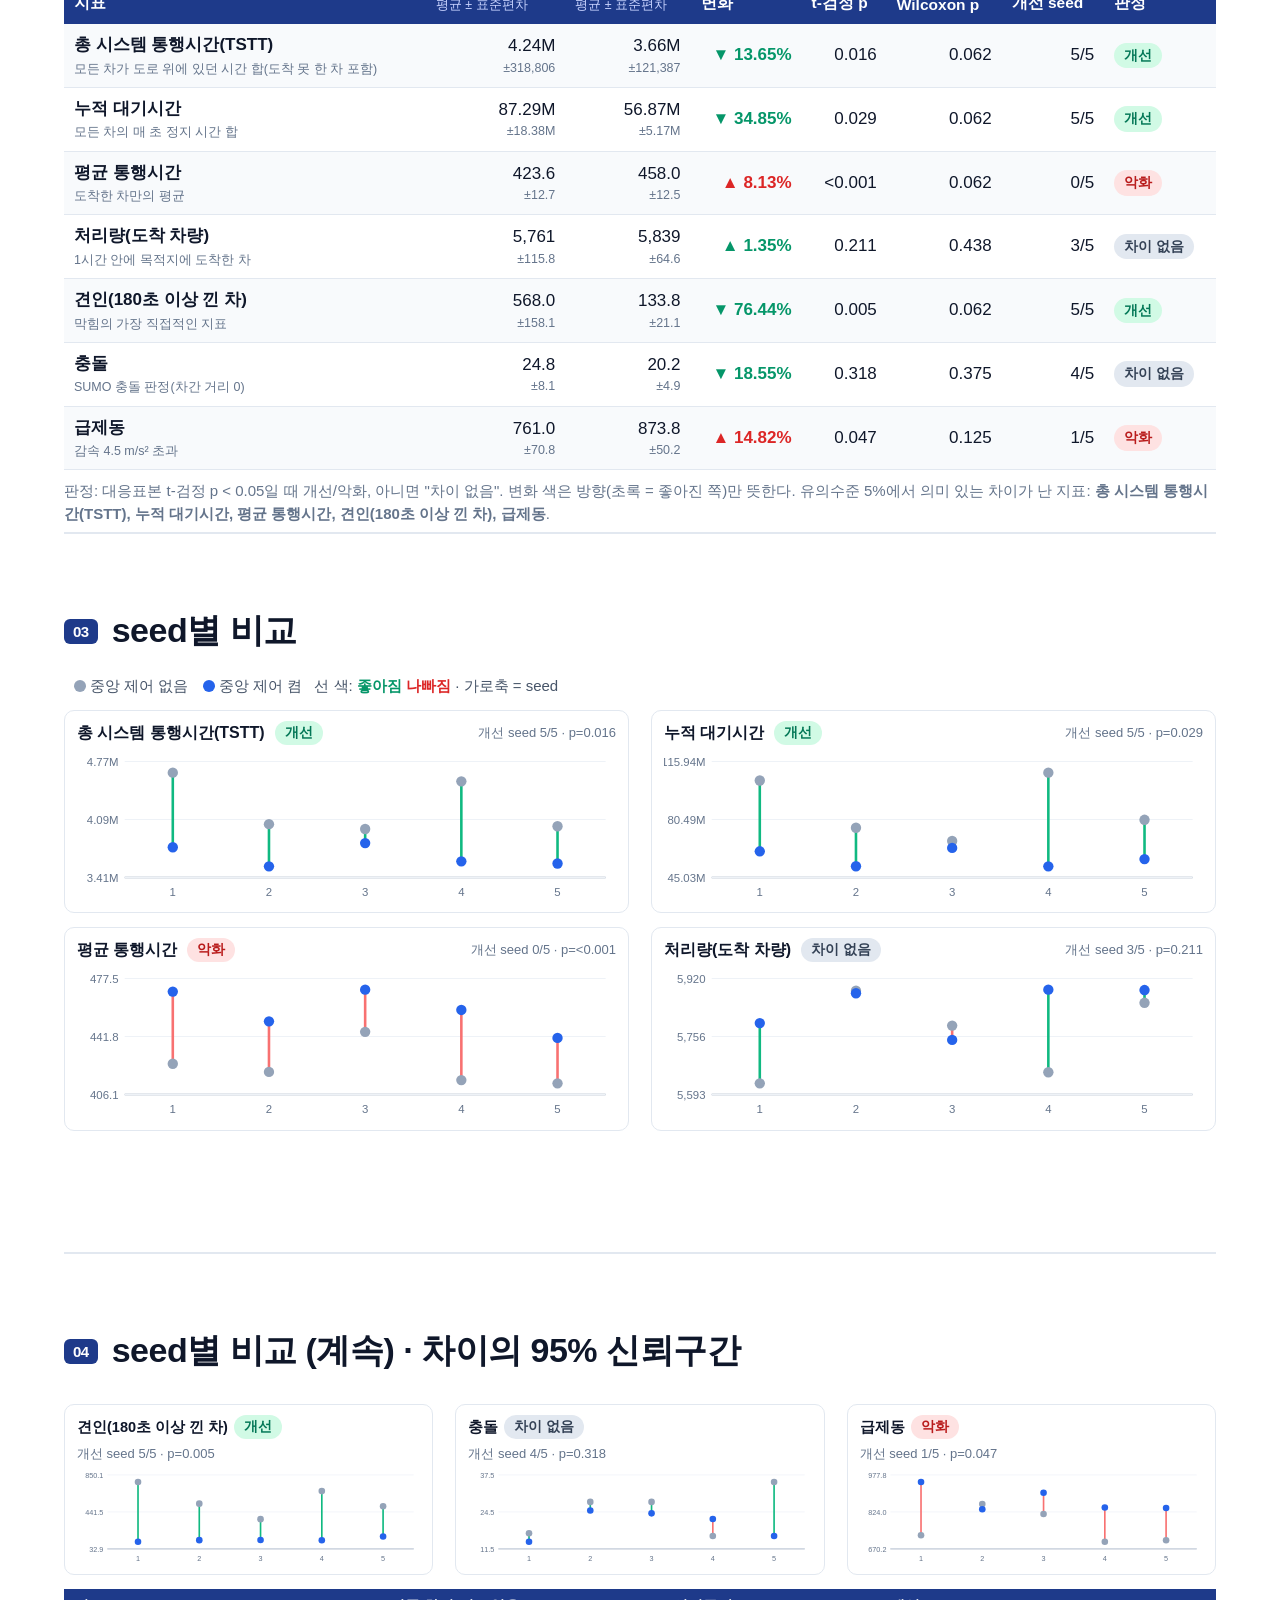
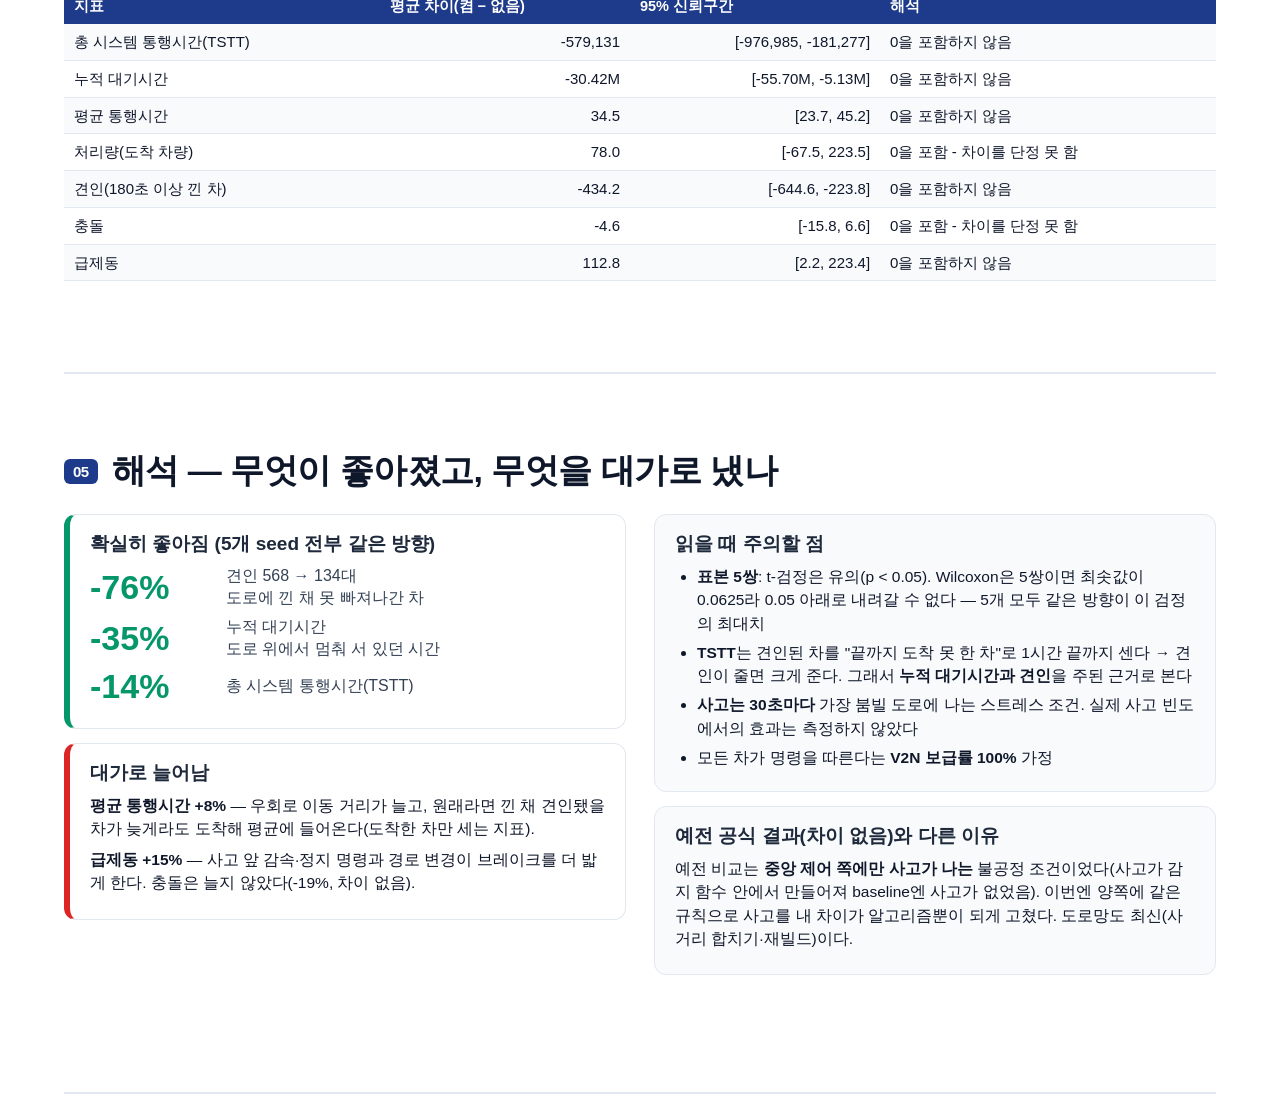
<file: docs/presentation/src/statistics.html>
<!doctype html><html lang="ko"><head><meta charset="utf-8"><title>통계 비교표</title>
<link rel="stylesheet" href="slides.css"><link rel="stylesheet" href="stats.css"></head><body>
<section class="slide cover"><div class="cover-inner">
<p class="kicker">2026 창의설계경진대회 · 광진구 V2N 교통 시뮬레이션</p>
<h1>통계 비교표</h1><p class="subtitle">중앙 제어 없음(baseline) vs 중앙 제어 켬(treatment) · seed 5개 대응 비교</p>
<p class="cover-note">최신 도로망 · 2026-10-01 측정 · seed 1~5 · 사고는 양쪽 조건 동일</p></div></section>

<section class="slide"><h2><span class="num">01</span>실험 설계</h2>
<div class="cols"><div class="col-7"><table class="kv"><tr><th>도로망</th><td>광진구 OpenStreetMap → SUMO, 차도 18,521구간, 신호 197개</td></tr><tr><th>수요</th><td>시간당 차량 7,200대 + 보행자 약 900명(무작위 출발·도착), 1시간</td></tr><tr><th>사고</th><td>30초마다 1건·30초 지속, 앞으로 가장 많은 차가 지나갈 도로, 양쪽 조건 동일</td></tr><tr><th>baseline</th><td>출발 때 정한 최단 경로 + 고정 신호, 사고 도로 위 차 정지</td></tr><tr><th>treatment</th><td>사고 대응(정지·감속·우회·대기 비교) + 60초 실시간 재계산 + 정체 예측 우회 + 신호 배분</td></tr><tr><th>반복</th><td>seed 1~5 (5쌍), 같은 seed = 같은 차량·보행자·사고 난수</td></tr><tr><th>공통</th><td>180초 이상 낀 차 견인, 충돌 시 차 유지(warn)</td></tr></table></div>
<div class="col-5 card soft"><h3>왜 이렇게 비교하나</h3><ul class="tight">
<li><b>같은 seed끼리 짝지어</b> 비교 — 같은 차량·보행자·사고 난수라 seed 간 편차를 빼고 알고리즘 차이만 본다</li>
<li><b>사고는 양쪽 모두</b> 같은 규칙으로 나고 사고 도로 위 차는 양쪽 다 멈춘다 — 차이는 중앙 제어 알고리즘뿐</li>
<li><b>견인도 양쪽 동일</b> — 현실 보정이라 알고리즘 효과로 착각되지 않게</li>
<li>검정 2가지: 대응표본 t-검정, Wilcoxon 부호순위(정규성 가정 없음)</li></ul></div></div></section>

<section class="slide"><h2><span class="num">02</span>결과 요약표</h2>
<table class="grid stats"><tr><th>지표</th><th>중앙 제어 없음<br><span>평균 ± 표준편차</span></th><th>중앙 제어 켬<br><span>평균 ± 표준편차</span></th>
<th>변화</th><th>t-검정 p</th><th>Wilcoxon p</th><th>개선 seed</th><th>판정</th></tr><tr><td><b>총 시스템 통행시간(TSTT)</b><div class="desc">모든 차가 도로 위에 있던 시간 합(도착 못 한 차 포함)</div></td><td class="num">4.24M<div class="sd">±318,806</div></td><td class="num">3.66M<div class="sd">±121,387</div></td><td class="num g">▼ 13.65%</td><td class="num">0.016</td><td class="num">0.062</td><td class="num">5/5</td><td><span class="pill good">개선</span></td></tr><tr><td><b>누적 대기시간</b><div class="desc">모든 차의 매 초 정지 시간 합</div></td><td class="num">87.29M<div class="sd">±18.38M</div></td><td class="num">56.87M<div class="sd">±5.17M</div></td><td class="num g">▼ 34.85%</td><td class="num">0.029</td><td class="num">0.062</td><td class="num">5/5</td><td><span class="pill good">개선</span></td></tr><tr><td><b>평균 통행시간</b><div class="desc">도착한 차만의 평균</div></td><td class="num">423.6<div class="sd">±12.7</div></td><td class="num">458.0<div class="sd">±12.5</div></td><td class="num r">▲ 8.13%</td><td class="num">&lt;0.001</td><td class="num">0.062</td><td class="num">0/5</td><td><span class="pill bad">악화</span></td></tr><tr><td><b>처리량(도착 차량)</b><div class="desc">1시간 안에 목적지에 도착한 차</div></td><td class="num">5,761<div class="sd">±115.8</div></td><td class="num">5,839<div class="sd">±64.6</div></td><td class="num g">▲ 1.35%</td><td class="num">0.211</td><td class="num">0.438</td><td class="num">3/5</td><td><span class="pill neutral">차이 없음</span></td></tr><tr><td><b>견인(180초 이상 낀 차)</b><div class="desc">막힘의 가장 직접적인 지표</div></td><td class="num">568.0<div class="sd">±158.1</div></td><td class="num">133.8<div class="sd">±21.1</div></td><td class="num g">▼ 76.44%</td><td class="num">0.005</td><td class="num">0.062</td><td class="num">5/5</td><td><span class="pill good">개선</span></td></tr><tr><td><b>충돌</b><div class="desc">SUMO 충돌 판정(차간 거리 0)</div></td><td class="num">24.8<div class="sd">±8.1</div></td><td class="num">20.2<div class="sd">±4.9</div></td><td class="num g">▼ 18.55%</td><td class="num">0.318</td><td class="num">0.375</td><td class="num">4/5</td><td><span class="pill neutral">차이 없음</span></td></tr><tr><td><b>급제동</b><div class="desc">감속 4.5 m/s² 초과</div></td><td class="num">761.0<div class="sd">±70.8</div></td><td class="num">873.8<div class="sd">±50.2</div></td><td class="num r">▲ 14.82%</td><td class="num">0.047</td><td class="num">0.125</td><td class="num">1/5</td><td><span class="pill bad">악화</span></td></tr></table>
<p class="note">판정: 대응표본 t-검정 p &lt; 0.05일 때 개선/악화, 아니면 "차이 없음". 변화 색은 방향(초록 = 좋아진 쪽)만 뜻한다. 유의수준 5%에서 의미 있는 차이가 난 지표: <b>총 시스템 통행시간(TSTT), 누적 대기시간, 평균 통행시간, 견인(180초 이상 낀 차), 급제동</b>.</p></section>

<section class="slide"><h2><span class="num">03</span>seed별 비교</h2>
<p class="legend"><span class="dot pb"></span>중앙 제어 없음 <span class="dot pt"></span>중앙 제어 켬 &nbsp; 선 색: <span class="lgk">좋아짐</span> <span class="lbk">나빠짐</span> · 가로축 = seed</p>
<div class="chartgrid"><div class="chartbox"><div class="ch-title"><b>총 시스템 통행시간(TSTT)</b><span class="pill good">개선</span><span class="small">개선 seed 5/5 · p=0.016</span></div><svg viewBox="0 0 520 150" class="chart"><line x1="46" y1="124" x2="510" y2="124" class="axis"/><text x="40" y="128.0" class="tick" text-anchor="end">3.41M</text><line x1="46" y1="124.0" x2="510" y2="124.0" class="grid"/><text x="40" y="72.0" class="tick" text-anchor="end">4.09M</text><line x1="46" y1="68.0" x2="510" y2="68.0" class="grid"/><text x="40" y="16.0" class="tick" text-anchor="end">4.77M</text><line x1="46" y1="12.0" x2="510" y2="12.0" class="grid"/><line x1="92.4" y1="22.8" x2="92.4" y2="94.8" class="lg"/><circle cx="92.4" cy="22.8" r="5" class="pb"/><circle cx="92.4" cy="94.8" r="5" class="pt"/><text x="92.4" y="142" class="tick" text-anchor="middle">1</text><line x1="185.2" y1="72.5" x2="185.2" y2="113.2" class="lg"/><circle cx="185.2" cy="72.5" r="5" class="pb"/><circle cx="185.2" cy="113.2" r="5" class="pt"/><text x="185.2" y="142" class="tick" text-anchor="middle">2</text><line x1="278.0" y1="77.2" x2="278.0" y2="90.8" class="lg"/><circle cx="278.0" cy="77.2" r="5" class="pb"/><circle cx="278.0" cy="90.8" r="5" class="pt"/><text x="278.0" y="142" class="tick" text-anchor="middle">3</text><line x1="370.8" y1="31.2" x2="370.8" y2="108.4" class="lg"/><circle cx="370.8" cy="31.2" r="5" class="pb"/><circle cx="370.8" cy="108.4" r="5" class="pt"/><text x="370.8" y="142" class="tick" text-anchor="middle">4</text><line x1="463.6" y1="74.5" x2="463.6" y2="110.5" class="lg"/><circle cx="463.6" cy="74.5" r="5" class="pb"/><circle cx="463.6" cy="110.5" r="5" class="pt"/><text x="463.6" y="142" class="tick" text-anchor="middle">5</text></svg></div><div class="chartbox"><div class="ch-title"><b>누적 대기시간</b><span class="pill good">개선</span><span class="small">개선 seed 5/5 · p=0.029</span></div><svg viewBox="0 0 520 150" class="chart"><line x1="46" y1="124" x2="510" y2="124" class="axis"/><text x="40" y="128.0" class="tick" text-anchor="end">45.03M</text><line x1="46" y1="124.0" x2="510" y2="124.0" class="grid"/><text x="40" y="72.0" class="tick" text-anchor="end">80.49M</text><line x1="46" y1="68.0" x2="510" y2="68.0" class="grid"/><text x="40" y="16.0" class="tick" text-anchor="end">115.94M</text><line x1="46" y1="12.0" x2="510" y2="12.0" class="grid"/><line x1="92.4" y1="30.4" x2="92.4" y2="98.7" class="lg"/><circle cx="92.4" cy="30.4" r="5" class="pb"/><circle cx="92.4" cy="98.7" r="5" class="pt"/><text x="92.4" y="142" class="tick" text-anchor="middle">1</text><line x1="185.2" y1="76.0" x2="185.2" y2="113.1" class="lg"/><circle cx="185.2" cy="76.0" r="5" class="pb"/><circle cx="185.2" cy="113.1" r="5" class="pt"/><text x="185.2" y="142" class="tick" text-anchor="middle">2</text><line x1="278.0" y1="88.8" x2="278.0" y2="95.4" class="lg"/><circle cx="278.0" cy="88.8" r="5" class="pb"/><circle cx="278.0" cy="95.4" r="5" class="pt"/><text x="278.0" y="142" class="tick" text-anchor="middle">3</text><line x1="370.8" y1="22.8" x2="370.8" y2="113.2" class="lg"/><circle cx="370.8" cy="22.8" r="5" class="pb"/><circle cx="370.8" cy="113.2" r="5" class="pt"/><text x="370.8" y="142" class="tick" text-anchor="middle">4</text><line x1="463.6" y1="68.3" x2="463.6" y2="106.2" class="lg"/><circle cx="463.6" cy="68.3" r="5" class="pb"/><circle cx="463.6" cy="106.2" r="5" class="pt"/><text x="463.6" y="142" class="tick" text-anchor="middle">5</text></svg></div><div class="chartbox"><div class="ch-title"><b>평균 통행시간</b><span class="pill bad">악화</span><span class="small">개선 seed 0/5 · p=&lt;0.001</span></div><svg viewBox="0 0 520 150" class="chart"><line x1="46" y1="124" x2="510" y2="124" class="axis"/><text x="40" y="128.0" class="tick" text-anchor="end">406.1</text><line x1="46" y1="124.0" x2="510" y2="124.0" class="grid"/><text x="40" y="72.0" class="tick" text-anchor="end">441.8</text><line x1="46" y1="68.0" x2="510" y2="68.0" class="grid"/><text x="40" y="16.0" class="tick" text-anchor="end">477.5</text><line x1="46" y1="12.0" x2="510" y2="12.0" class="grid"/><line x1="92.4" y1="94.3" x2="92.4" y2="24.7" class="lb"/><circle cx="92.4" cy="94.3" r="5" class="pb"/><circle cx="92.4" cy="24.7" r="5" class="pt"/><text x="92.4" y="142" class="tick" text-anchor="middle">1</text><line x1="185.2" y1="102.2" x2="185.2" y2="53.4" class="lb"/><circle cx="185.2" cy="102.2" r="5" class="pb"/><circle cx="185.2" cy="53.4" r="5" class="pt"/><text x="185.2" y="142" class="tick" text-anchor="middle">2</text><line x1="278.0" y1="63.5" x2="278.0" y2="22.8" class="lb"/><circle cx="278.0" cy="63.5" r="5" class="pb"/><circle cx="278.0" cy="22.8" r="5" class="pt"/><text x="278.0" y="142" class="tick" text-anchor="middle">3</text><line x1="370.8" y1="110.1" x2="370.8" y2="42.4" class="lb"/><circle cx="370.8" cy="110.1" r="5" class="pb"/><circle cx="370.8" cy="42.4" r="5" class="pt"/><text x="370.8" y="142" class="tick" text-anchor="middle">4</text><line x1="463.6" y1="113.2" x2="463.6" y2="69.4" class="lb"/><circle cx="463.6" cy="113.2" r="5" class="pb"/><circle cx="463.6" cy="69.4" r="5" class="pt"/><text x="463.6" y="142" class="tick" text-anchor="middle">5</text></svg></div><div class="chartbox"><div class="ch-title"><b>처리량(도착 차량)</b><span class="pill neutral">차이 없음</span><span class="small">개선 seed 3/5 · p=0.211</span></div><svg viewBox="0 0 520 150" class="chart"><line x1="46" y1="124" x2="510" y2="124" class="axis"/><text x="40" y="128.0" class="tick" text-anchor="end">5,593</text><line x1="46" y1="124.0" x2="510" y2="124.0" class="grid"/><text x="40" y="72.0" class="tick" text-anchor="end">5,756</text><line x1="46" y1="68.0" x2="510" y2="68.0" class="grid"/><text x="40" y="16.0" class="tick" text-anchor="end">5,920</text><line x1="46" y1="12.0" x2="510" y2="12.0" class="grid"/><line x1="92.4" y1="113.2" x2="92.4" y2="55.1" class="lg"/><circle cx="92.4" cy="113.2" r="5" class="pb"/><circle cx="92.4" cy="55.1" r="5" class="pt"/><text x="92.4" y="142" class="tick" text-anchor="middle">1</text><line x1="185.2" y1="23.9" x2="185.2" y2="26.3" class="lb"/><circle cx="185.2" cy="23.9" r="5" class="pb"/><circle cx="185.2" cy="26.3" r="5" class="pt"/><text x="185.2" y="142" class="tick" text-anchor="middle">2</text><line x1="278.0" y1="57.5" x2="278.0" y2="71.3" class="lb"/><circle cx="278.0" cy="57.5" r="5" class="pb"/><circle cx="278.0" cy="71.3" r="5" class="pt"/><text x="278.0" y="142" class="tick" text-anchor="middle">3</text><line x1="370.8" y1="102.5" x2="370.8" y2="22.8" class="lg"/><circle cx="370.8" cy="102.5" r="5" class="pb"/><circle cx="370.8" cy="22.8" r="5" class="pt"/><text x="370.8" y="142" class="tick" text-anchor="middle">4</text><line x1="463.6" y1="35.5" x2="463.6" y2="23.2" class="lg"/><circle cx="463.6" cy="35.5" r="5" class="pb"/><circle cx="463.6" cy="23.2" r="5" class="pt"/><text x="463.6" y="142" class="tick" text-anchor="middle">5</text></svg></div></div></section>

<section class="slide"><h2><span class="num">04</span>seed별 비교 (계속) · 차이의 95% 신뢰구간</h2>
<div class="chartgrid three"><div class="chartbox"><div class="ch-title"><b>견인(180초 이상 낀 차)</b><span class="pill good">개선</span><span class="small">개선 seed 5/5 · p=0.005</span></div><svg viewBox="0 0 520 150" class="chart"><line x1="46" y1="124" x2="510" y2="124" class="axis"/><text x="40" y="128.0" class="tick" text-anchor="end">32.9</text><line x1="46" y1="124.0" x2="510" y2="124.0" class="grid"/><text x="40" y="72.0" class="tick" text-anchor="end">441.5</text><line x1="46" y1="68.0" x2="510" y2="68.0" class="grid"/><text x="40" y="16.0" class="tick" text-anchor="end">850.1</text><line x1="46" y1="12.0" x2="510" y2="12.0" class="grid"/><line x1="92.4" y1="22.8" x2="92.4" y2="113.2" class="lg"/><circle cx="92.4" cy="22.8" r="5" class="pb"/><circle cx="92.4" cy="113.2" r="5" class="pt"/><text x="92.4" y="142" class="tick" text-anchor="middle">1</text><line x1="185.2" y1="55.5" x2="185.2" y2="110.8" class="lg"/><circle cx="185.2" cy="55.5" r="5" class="pb"/><circle cx="185.2" cy="110.8" r="5" class="pt"/><text x="185.2" y="142" class="tick" text-anchor="middle">2</text><line x1="278.0" y1="79.0" x2="278.0" y2="110.6" class="lg"/><circle cx="278.0" cy="79.0" r="5" class="pb"/><circle cx="278.0" cy="110.6" r="5" class="pt"/><text x="278.0" y="142" class="tick" text-anchor="middle">3</text><line x1="370.8" y1="36.5" x2="370.8" y2="111.0" class="lg"/><circle cx="370.8" cy="36.5" r="5" class="pb"/><circle cx="370.8" cy="111.0" r="5" class="pt"/><text x="370.8" y="142" class="tick" text-anchor="middle">4</text><line x1="463.6" y1="59.4" x2="463.6" y2="105.3" class="lg"/><circle cx="463.6" cy="59.4" r="5" class="pb"/><circle cx="463.6" cy="105.3" r="5" class="pt"/><text x="463.6" y="142" class="tick" text-anchor="middle">5</text></svg></div><div class="chartbox"><div class="ch-title"><b>충돌</b><span class="pill neutral">차이 없음</span><span class="small">개선 seed 4/5 · p=0.318</span></div><svg viewBox="0 0 520 150" class="chart"><line x1="46" y1="124" x2="510" y2="124" class="axis"/><text x="40" y="128.0" class="tick" text-anchor="end">11.5</text><line x1="46" y1="124.0" x2="510" y2="124.0" class="grid"/><text x="40" y="72.0" class="tick" text-anchor="end">24.5</text><line x1="46" y1="68.0" x2="510" y2="68.0" class="grid"/><text x="40" y="16.0" class="tick" text-anchor="end">37.5</text><line x1="46" y1="12.0" x2="510" y2="12.0" class="grid"/><line x1="92.4" y1="100.3" x2="92.4" y2="113.2" class="lg"/><circle cx="92.4" cy="100.3" r="5" class="pb"/><circle cx="92.4" cy="113.2" r="5" class="pt"/><text x="92.4" y="142" class="tick" text-anchor="middle">1</text><line x1="185.2" y1="52.9" x2="185.2" y2="65.8" class="lg"/><circle cx="185.2" cy="52.9" r="5" class="pb"/><circle cx="185.2" cy="65.8" r="5" class="pt"/><text x="185.2" y="142" class="tick" text-anchor="middle">2</text><line x1="278.0" y1="52.9" x2="278.0" y2="70.2" class="lg"/><circle cx="278.0" cy="52.9" r="5" class="pb"/><circle cx="278.0" cy="70.2" r="5" class="pt"/><text x="278.0" y="142" class="tick" text-anchor="middle">3</text><line x1="370.8" y1="104.6" x2="370.8" y2="78.8" class="lb"/><circle cx="370.8" cy="104.6" r="5" class="pb"/><circle cx="370.8" cy="78.8" r="5" class="pt"/><text x="370.8" y="142" class="tick" text-anchor="middle">4</text><line x1="463.6" y1="22.8" x2="463.6" y2="104.6" class="lg"/><circle cx="463.6" cy="22.8" r="5" class="pb"/><circle cx="463.6" cy="104.6" r="5" class="pt"/><text x="463.6" y="142" class="tick" text-anchor="middle">5</text></svg></div><div class="chartbox"><div class="ch-title"><b>급제동</b><span class="pill bad">악화</span><span class="small">개선 seed 1/5 · p=0.047</span></div><svg viewBox="0 0 520 150" class="chart"><line x1="46" y1="124" x2="510" y2="124" class="axis"/><text x="40" y="128.0" class="tick" text-anchor="end">670.2</text><line x1="46" y1="124.0" x2="510" y2="124.0" class="grid"/><text x="40" y="72.0" class="tick" text-anchor="end">824.0</text><line x1="46" y1="68.0" x2="510" y2="68.0" class="grid"/><text x="40" y="16.0" class="tick" text-anchor="end">977.8</text><line x1="46" y1="12.0" x2="510" y2="12.0" class="grid"/><line x1="92.4" y1="103.3" x2="92.4" y2="22.8" class="lb"/><circle cx="92.4" cy="103.3" r="5" class="pb"/><circle cx="92.4" cy="22.8" r="5" class="pt"/><text x="92.4" y="142" class="tick" text-anchor="middle">1</text><line x1="185.2" y1="56.0" x2="185.2" y2="64.0" class="lg"/><circle cx="185.2" cy="56.0" r="5" class="pb"/><circle cx="185.2" cy="64.0" r="5" class="pt"/><text x="185.2" y="142" class="tick" text-anchor="middle">2</text><line x1="278.0" y1="71.3" x2="278.0" y2="38.9" class="lb"/><circle cx="278.0" cy="71.3" r="5" class="pb"/><circle cx="278.0" cy="38.9" r="5" class="pt"/><text x="278.0" y="142" class="tick" text-anchor="middle">3</text><line x1="370.8" y1="113.2" x2="370.8" y2="61.4" class="lb"/><circle cx="370.8" cy="113.2" r="5" class="pb"/><circle cx="370.8" cy="61.4" r="5" class="pt"/><text x="370.8" y="142" class="tick" text-anchor="middle">4</text><line x1="463.6" y1="111.0" x2="463.6" y2="62.2" class="lb"/><circle cx="463.6" cy="111.0" r="5" class="pb"/><circle cx="463.6" cy="62.2" r="5" class="pt"/><text x="463.6" y="142" class="tick" text-anchor="middle">5</text></svg></div></div>
<table class="grid ci mt-s"><tr><th>지표</th><th>평균 차이(켬 − 없음)</th><th>95% 신뢰구간</th><th>해석</th></tr><tr><td>총 시스템 통행시간(TSTT)</td><td class="num">-579,131</td><td class="num">[-976,985, -181,277]</td><td>0을 포함하지 않음</td></tr><tr><td>누적 대기시간</td><td class="num">-30.42M</td><td class="num">[-55.70M, -5.13M]</td><td>0을 포함하지 않음</td></tr><tr><td>평균 통행시간</td><td class="num">34.5</td><td class="num">[23.7, 45.2]</td><td>0을 포함하지 않음</td></tr><tr><td>처리량(도착 차량)</td><td class="num">78.0</td><td class="num">[-67.5, 223.5]</td><td>0을 포함 - 차이를 단정 못 함</td></tr><tr><td>견인(180초 이상 낀 차)</td><td class="num">-434.2</td><td class="num">[-644.6, -223.8]</td><td>0을 포함하지 않음</td></tr><tr><td>충돌</td><td class="num">-4.6</td><td class="num">[-15.8, 6.6]</td><td>0을 포함 - 차이를 단정 못 함</td></tr><tr><td>급제동</td><td class="num">112.8</td><td class="num">[2.2, 223.4]</td><td>0을 포함하지 않음</td></tr></table></section>
<section class="slide compact"><h2><span class="num">05</span>해석 — 무엇이 좋아졌고, 무엇을 대가로 냈나</h2>
<div class="cols">
  <div class="col-6">
    <div class="card bl-green">
      <h3>확실히 좋아짐 (5개 seed 전부 같은 방향)</h3>
      <div class="bigrow"><b class="g">-76%</b><span>견인 568 → 134대<br>도로에 낀 채 못 빠져나간 차</span></div>
      <div class="bigrow"><b class="g">-35%</b><span>누적 대기시간<br>도로 위에서 멈춰 서 있던 시간</span></div>
      <div class="bigrow"><b class="g">-14%</b><span>총 시스템 통행시간(TSTT)</span></div>
    </div>
    <div class="card bl-red mt-s">
      <h3>대가로 늘어남</h3>
      <p><b>평균 통행시간 +8%</b> — 우회로 이동 거리가 늘고, 원래라면 낀 채 견인됐을 차가 늦게라도 도착해 평균에 들어온다(도착한 차만 세는 지표).</p>
      <p><b>급제동 +15%</b> — 사고 앞 감속·정지 명령과 경로 변경이 브레이크를 더 밟게 한다. 충돌은 늘지 않았다(-19%, 차이 없음).</p>
    </div>
  </div>
  <div class="col-6">
    <div class="card soft">
      <h3>읽을 때 주의할 점</h3>
      <ul class="tight">
        <li><b>표본 5쌍</b>: t-검정은 유의(p &lt; 0.05). Wilcoxon은 5쌍이면 최솟값이 0.0625라 0.05 아래로 내려갈 수 없다 — 5개 모두 같은 방향이 이 검정의 최대치</li>
        <li><b>TSTT</b>는 견인된 차를 "끝까지 도착 못 한 차"로 1시간 끝까지 센다 → 견인이 줄면 크게 준다. 그래서 <b>누적 대기시간과 견인</b>을 주된 근거로 본다</li>
        <li><b>사고는 30초마다</b> 가장 붐빌 도로에 나는 스트레스 조건. 실제 사고 빈도에서의 효과는 측정하지 않았다</li>
        <li>모든 차가 명령을 따른다는 <b>V2N 보급률 100%</b> 가정</li>
      </ul>
    </div>
    <div class="card soft mt-s">
      <h3>예전 공식 결과(차이 없음)와 다른 이유</h3>
      <p>예전 비교는 <b>중앙 제어 쪽에만 사고가 나는</b> 불공정 조건이었다(사고가 감지 함수 안에서 만들어져 baseline엔 사고가 없었음). 이번엔 양쪽에 같은 규칙으로 사고를 내 차이가 알고리즘뿐이 되게 고쳤다. 도로망도 최신(사거리 합치기·재빌드)이다.</p>
    </div>
  </div>
</div></section>
</body></html>
</file>
<file: docs/presentation/src/slides.css>
@page { size: 1280px 720px; margin: 0; }
* { box-sizing: border-box; }
html, body { margin: 0; padding: 0; }
body {
  font-family: "Malgun Gothic", "맑은 고딕", "NanumGothic", sans-serif;
  color: #0f172a; background: #fff;
  -webkit-print-color-adjust: exact; print-color-adjust: exact;
}
.slide {
  width: 1280px; height: 720px; padding: 48px 64px 40px;
  position: relative; overflow: hidden; page-break-after: always; break-after: page;
  background: #fff;
}
.slide::after {
  content: ""; position: absolute; left: 64px; right: 64px; bottom: 26px; height: 2px; background: #e2e8f0;
}
h1 { font-size: 60px; margin: 0 0 16px; letter-spacing: -1px; }
h2 { font-size: 34px; margin: 0 0 30px; letter-spacing: -0.5px; display: flex; align-items: center; gap: 14px; }
h2 .num { font-size: 15px; font-weight: 700; color: #fff; background: #1e3a8a; border-radius: 6px; padding: 4px 9px; }
h3 { font-size: 21px; margin: 0 0 12px; color: #1e293b; }
p { margin: 0 0 12px; font-size: 19px; line-height: 1.6; }
.lead { font-size: 22px; line-height: 1.6; color: #1e293b; margin-bottom: 18px; }
.note { font-size: 15px; color: #64748b; line-height: 1.5; margin-top: 10px; }
.center { text-align: center; }
.mt { margin-top: 24px; } .mt-s { margin-top: 14px; }
code { font-family: Consolas, monospace; font-size: 0.88em; background: #f1f5f9; padding: 1px 5px; border-radius: 4px; color: #334155; }
.r { color: #dc2626; } .g { color: #059669; }

.cols { display: flex; gap: 28px; }
.col-4 { flex: 1 1 0; } .col-5 { flex: 5 1 0; } .col-6 { flex: 6 1 0; } .col-7 { flex: 7 1 0; }

.card { border: 1px solid #e2e8f0; border-radius: 12px; padding: 22px 24px; background: #fff; }
.card p { font-size: 17.5px; line-height: 1.6; }
.card.soft { background: #f8fafc; }
.bl-red { border-left: 6px solid #dc2626; } .bl-amber { border-left: 6px solid #d97706; } .bl-purple { border-left: 6px solid #7c3aed; }

ul.tight, ol.tight { margin: 0; padding-left: 22px; }
ul.tight li, ol.tight li { font-size: 19px; line-height: 1.6; margin-bottom: 10px; }
ol.steps { margin: 0; padding-left: 0; list-style: none; counter-reset: s; }
ol.steps li { counter-increment: s; position: relative; padding-left: 48px; font-size: 19px; line-height: 1.6; margin-bottom: 16px; }
ol.steps li::before { content: counter(s); position: absolute; left: 0; top: 0; width: 30px; height: 30px; border-radius: 50%; background: #1e3a8a; color: #fff; font-weight: 700; font-size: 15px; display: flex; align-items: center; justify-content: center; }

table { border-collapse: collapse; width: 100%; }
table.kv th { text-align: left; width: 76px; color: #1e3a8a; font-size: 18px; padding: 12px 0; vertical-align: top; }
table.kv td { font-size: 18px; padding: 12px 0; border-bottom: 1px solid #e2e8f0; line-height: 1.45; }
table.grid th { background: #1e3a8a; color: #fff; font-size: 17px; padding: 11px 12px; text-align: left; }
table.grid td { font-size: 17px; padding: 11px 12px; border-bottom: 1px solid #e2e8f0; line-height: 1.45; vertical-align: top; }
table.grid.big td { font-size: 18.5px; padding: 15px 12px; }
table.grid tr:nth-child(even) td { background: #f8fafc; }

/* 표지 */
.cover { background: linear-gradient(135deg, #0b1d4d 0%, #1e3a8a 60%, #2563eb 100%); color: #fff; }
.cover::after { display: none; }
.cover-inner { position: absolute; left: 90px; top: 150px; right: 90px; }
.cover .kicker { font-size: 18px; color: #bfdbfe; margin-bottom: 18px; }
.cover .subtitle { font-size: 24px; color: #dbeafe; }
.cover-stats { display: flex; gap: 22px; margin-top: 70px; }
.cover-stats div { background: rgba(255,255,255,0.12); border-radius: 12px; padding: 16px 22px; min-width: 190px; }
.cover-stats b { display: block; font-size: 32px; }
.cover-stats span { font-size: 15px; color: #dbeafe; }

/* 다이어그램 */
.diagram { width: 100%; height: auto; }
.diagram.wide { display: block; }
.diagram .t { font-family: "Malgun Gothic", sans-serif; font-size: 18px; font-weight: 700; text-anchor: middle; fill: #0f172a; }
.diagram .t.s { font-size: 14.5px; font-weight: 400; fill: #475569; }
.diagram .t.w { fill: #fff; } .diagram .t.ws { fill: #bfdbfe; font-size: 13.5px; font-weight: 400; }
.diagram .ln { stroke: #475569; stroke-width: 2; fill: none; }
.box { stroke-width: 2; }
.box.dark { fill: #1e3a8a; stroke: #1e3a8a; }
.box.light { fill: #f1f5f9; stroke: #cbd5e1; }
.box.c-red { fill: #fee2e2; stroke: #dc2626; } .box.c-blue { fill: #dbeafe; stroke: #2563eb; }
.box.c-purple { fill: #ede9fe; stroke: #7c3aed; } .box.c-green { fill: #d1fae5; stroke: #059669; }
.box.c-amber { fill: #fef3c7; stroke: #d97706; }

/* 파이프라인 */
.pipeline { display: flex; gap: 8px; }
.pipeline .step { flex: 1; background: #f1f5f9; border-radius: 10px; padding: 18px 8px 14px; text-align: center; border-top: 6px solid #94a3b8; min-height: 190px; }
.pipeline .step b { display: block; font-size: 26px; color: #1e3a8a; margin-bottom: 8px; }
.pipeline .step span { display: block; font-size: 17px; font-weight: 700; line-height: 1.4; }
.pipeline .step em { display: block; font-style: normal; font-size: 14px; color: #64748b; margin-top: 8px; }
.pipeline .step.c-red { border-top-color: #dc2626; background: #fef2f2; }
.pipeline .step.c-blue { border-top-color: #2563eb; background: #eff6ff; }
.pipeline .step.c-green { border-top-color: #059669; background: #ecfdf5; }
.pipeline .step.c-purple { border-top-color: #7c3aed; background: #f5f3ff; }

/* 수식 박스 */
.formula { background: #f8fafc; border: 1px solid #e2e8f0; border-radius: 12px; padding: 16px 18px; margin-bottom: 18px; }
.formula div { font-size: 18.5px; line-height: 1.6; margin-bottom: 8px; }
.formula .rule { margin: 6px 0 0; padding-top: 10px; border-top: 1px dashed #cbd5e1; font-weight: 700; color: #1e3a8a; }
.tag { display: inline-block; font-size: 13px; font-weight: 700; padding: 2px 8px; border-radius: 6px; margin-right: 6px; color: #fff; }
.tag.c-blue { background: #2563eb; } .tag.c-purple { background: #7c3aed; }

.bigstat { display: flex; align-items: center; gap: 16px; margin: 12px 0; }
.bigstat b { font-size: 42px; color: #1e3a8a; min-width: 105px; }
.bigstat span { font-size: 17.5px; line-height: 1.45; }

.bars .bar { display: flex; align-items: center; gap: 10px; margin: 10px 0; }
.bars .bar span { width: 64px; font-size: 14.5px; }
.bars .bar i { height: 22px; border-radius: 5px; display: block; }
.bars .bar b { font-size: 17px; }
.c-red-bg { background: #f87171; } .c-green-bg { background: #34d399; }

/* 요약 */
.sum-grid { display: grid; grid-template-columns: 1fr 1fr; gap: 20px; margin-top: 10px; }
.sum { border-radius: 14px; padding: 34px 32px; border-left: 8px solid; }
.sum b { display: block; font-size: 28px; margin-bottom: 8px; }
.sum span { font-size: 20px; line-height: 1.55; color: #334155; }
.sum.c-red { background: #fef2f2; border-color: #dc2626; } .sum.c-blue { background: #eff6ff; border-color: #2563eb; }
.sum.c-purple { background: #f5f3ff; border-color: #7c3aed; } .sum.c-green { background: #ecfdf5; border-color: #059669; }
</file>
<file: docs/presentation/src/demo.css>
/* 시연용 짧은 자료 - 글은 최소, 그림은 크게 */
.slide h2 { font-size: 38px; margin-bottom: 34px; }
.slide h2 .num { font-size: 18px; padding: 5px 12px; }
.diagram .t.big { font-size: 24px; }
.diagram .t { font-size: 20px; }
.diagram .t.s { font-size: 17px; }
.diagram .t.ws { font-size: 17px; }
.foot { position: absolute; left: 64px; right: 64px; bottom: 48px; text-align: center; font-size: 22px; color: #334155; margin: 0; }

.decide { margin-top: 40px; background: #f8fafc; border: 1px solid #e2e8f0; border-radius: 16px; padding: 22px 28px; }
.d-q { font-size: 24px; font-weight: 700; color: #1e3a8a; margin-bottom: 18px; text-align: center; }
.d-row { display: flex; align-items: center; gap: 16px; justify-content: center; }
.d-box { border-radius: 12px; padding: 14px 22px; text-align: center; border: 2px solid; min-width: 250px; }
.d-box.c-purple { background: #f5f3ff; border-color: #7c3aed; } .d-box.c-blue { background: #eff6ff; border-color: #2563eb; }
.d-box b, .d-res b { display: block; font-size: 22px; } .d-box span, .d-res span { font-size: 16px; color: #475569; }
.d-vs, .d-arrow { font-size: 28px; font-weight: 700; color: #64748b; }
.d-res { background: #1e3a8a; color: #fff; border-radius: 12px; padding: 14px 22px; text-align: center; }
.d-res span { color: #bfdbfe; }

.panel { border-radius: 16px; padding: 22px 24px 10px; }
.panel h3 { font-size: 26px; margin-bottom: 6px; }
.c-blue-l { background: #eff6ff; } .c-purple-l { background: #f5f3ff; }

.sig { display: flex; gap: 40px; margin-top: 10px; }
.sig-case { flex: 1; background: #f8fafc; border: 1px solid #e2e8f0; border-radius: 16px; padding: 36px 34px; }
.lights { display: flex; gap: 10px; margin-bottom: 22px; }
.lights i { width: 30px; height: 30px; border-radius: 50%; background: #10b981; box-shadow: 0 0 0 6px #d1fae5; }
.queue { display: flex; align-items: center; gap: 16px; margin: 24px 0; }
.queue span { width: 110px; font-size: 20px; font-weight: 700; color: #334155; }
.q { height: 34px; border-radius: 6px; background: repeating-linear-gradient(90deg, #475569 0 38px, transparent 38px 46px); display: block; }
.q1 { width: 46px; } .q2 { width: 92px; } .q6 { width: 276px; } .q7 { width: 322px; }
.res { margin-top: 36px; border-radius: 12px; padding: 16px 20px; border-left: 8px solid; }
.res b { display: block; font-size: 26px; margin-bottom: 4px; } .res span { font-size: 18px; color: #334155; }
.res.c-green { background: #ecfdf5; border-color: #059669; } .res.c-amber { background: #fffbeb; border-color: #d97706; }

.tags { display: flex; gap: 14px; justify-content: center; margin-top: 18px; }
.tags span { background: #fef3c7; color: #92400e; font-size: 19px; font-weight: 700; padding: 10px 18px; border-radius: 999px; }

/* 6·7쪽 결과 */
.foot.small { font-size: 16px; color: #64748b; }
.res-table { width: 100%; border-collapse: collapse; }
.res-table th { background: #1e3a8a; color: #fff; font-size: 19px; padding: 12px 16px; text-align: center; }
.res-table th:first-child, .res-table td:first-child { text-align: left; }
.res-table td { font-size: 21px; padding: 12px 16px; border-bottom: 1px solid #e2e8f0; text-align: center; }
.res-table tr:nth-child(even) td { background: #f8fafc; }
.res-table td.g { color: #059669; font-weight: 700; } .res-table td.r { color: #dc2626; font-weight: 700; }
.pill { display: inline-block; padding: 4px 14px; border-radius: 999px; font-size: 17px; font-weight: 700; }
.pill.good { background: #d1fae5; color: #047857; } .pill.bad { background: #fee2e2; color: #b91c1c; }
.pill.neutral { background: #e2e8f0; color: #334155; }
.good-l { background: #ecfdf5; } .bad-l { background: #fef2f2; }
.big { display: flex; align-items: baseline; gap: 18px; margin: 14px 0 6px; }
.big b { font-size: 60px; color: #059669; min-width: 170px; }
.big.r b { color: #dc2626; }
.big span { font-size: 23px; font-weight: 700; color: #1e293b; }
.why { font-size: 18px; color: #475569; line-height: 1.55; margin: 4px 0 10px; }
</file>
<file: docs/presentation/src/stats.css>
.cover-note { margin-top: 40px; font-size: 17px; color: #bfdbfe; }
table.stats th { font-size: 15.5px; padding: 10px 10px; vertical-align: bottom; }
table.stats th span { font-weight: 400; font-size: 12.5px; color: #c7d2fe; }
table.stats td { font-size: 17px; padding: 9px 10px; vertical-align: middle; }
table.stats .desc { font-size: 12.5px; color: #64748b; font-weight: 400; margin-top: 2px; }
table.stats .sd { font-size: 12.5px; color: #64748b; }
td.num { text-align: right; font-variant-numeric: tabular-nums; white-space: nowrap; }
td.g { color: #059669; font-weight: 700; } td.r { color: #dc2626; font-weight: 700; }
.pill { display: inline-block; padding: 3px 10px; border-radius: 999px; font-size: 13.5px; font-weight: 700; white-space: nowrap; }
.pill.good { background: #d1fae5; color: #047857; } .pill.bad { background: #fee2e2; color: #b91c1c; }
.pill.neutral { background: #e2e8f0; color: #334155; }
.legend { font-size: 15px; color: #475569; margin: -10px 0 12px; }
.dot { display: inline-block; width: 12px; height: 12px; border-radius: 50%; margin: 0 4px 0 10px; vertical-align: -1px; }
.dot.pb { background: #94a3b8; } .dot.pt { background: #2563eb; }
.lgk { color: #059669; font-weight: 700; } .lbk { color: #dc2626; font-weight: 700; }
.chartgrid { display: grid; grid-template-columns: 1fr 1fr; gap: 14px 22px; }
.chartgrid.three { grid-template-columns: 1fr 1fr 1fr; }
.chartbox { border: 1px solid #e2e8f0; border-radius: 10px; padding: 10px 12px 4px; }
.ch-title { display: flex; align-items: center; gap: 10px; font-size: 16px; margin-bottom: 4px; }
.ch-title .small { font-size: 13px; color: #64748b; margin-left: auto; }
.chart { width: 100%; height: auto; }
.chart .axis { stroke: #94a3b8; stroke-width: 1.5; }
.chart .grid { stroke: #eef2f7; stroke-width: 1; }
.chart .tick { font-family: "Malgun Gothic", sans-serif; font-size: 11px; fill: #64748b; }
.chart .pb { fill: #94a3b8; } .chart .pt { fill: #2563eb; }
.chart .lg { stroke: #10b981; stroke-width: 2.5; } .chart .lb { stroke: #f87171; stroke-width: 2.5; }
table.ci td { font-size: 15px; padding: 7px 10px; }
table.ci th { font-size: 14.5px; padding: 8px 10px; }
table.kv th { width: 118px; }
.chartgrid.three .ch-title { font-size: 14.5px; flex-wrap: wrap; gap: 6px; }
.chartgrid.three .ch-title .small { margin-left: 0; width: 100%; }
.bl-green { border-left: 6px solid #059669; }
.bigrow { display: flex; align-items: center; gap: 16px; margin: 10px 0; }
.bigrow b { font-size: 38px; min-width: 120px; }
.bigrow span { font-size: 16px; line-height: 1.4; color: #334155; }
.compact h2 { margin-bottom: 20px; }
.compact .card { padding: 16px 20px; }
.compact h3 { font-size: 19px; margin-bottom: 8px; }
.compact p, .compact .card p { font-size: 15.5px; line-height: 1.5; margin-bottom: 8px; }
.compact ul.tight li { font-size: 15.5px; line-height: 1.5; margin-bottom: 6px; }
.compact .bigrow { margin: 6px 0; } .compact .bigrow b { font-size: 34px; }
</file>
